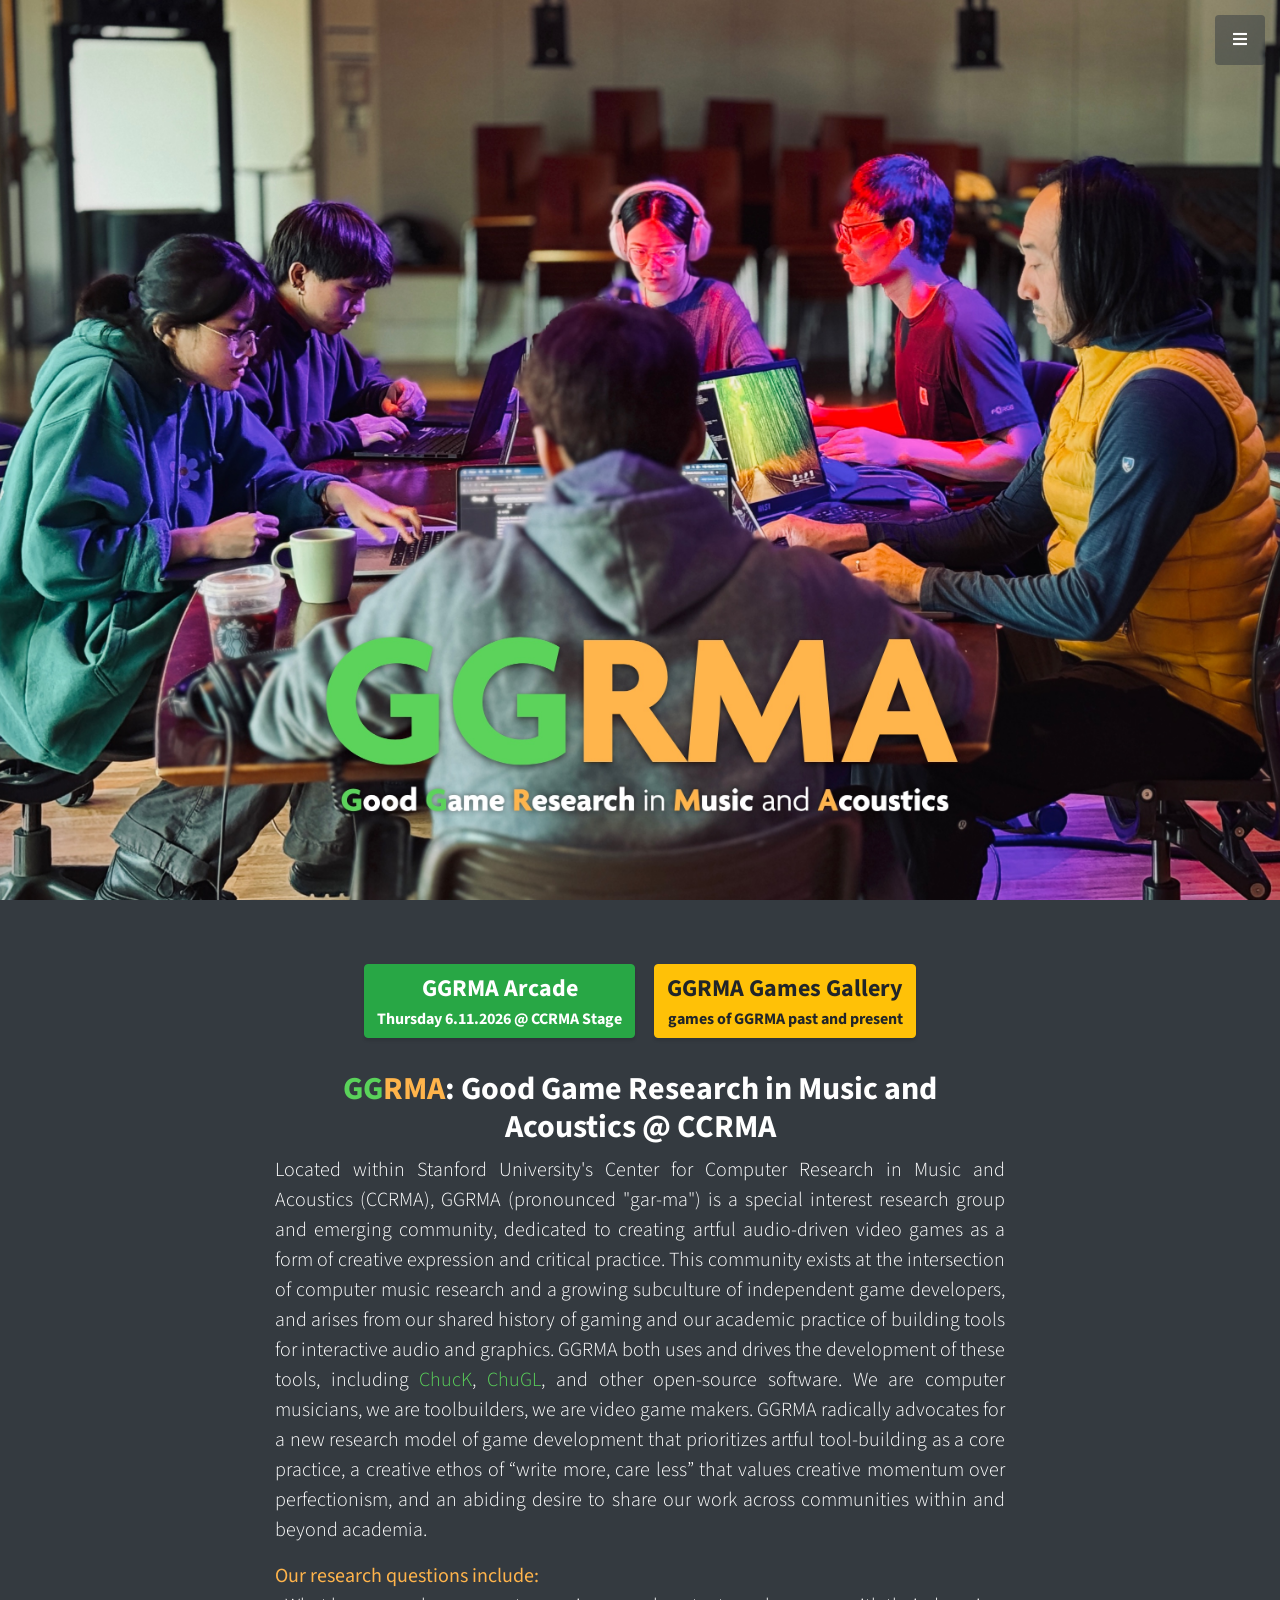
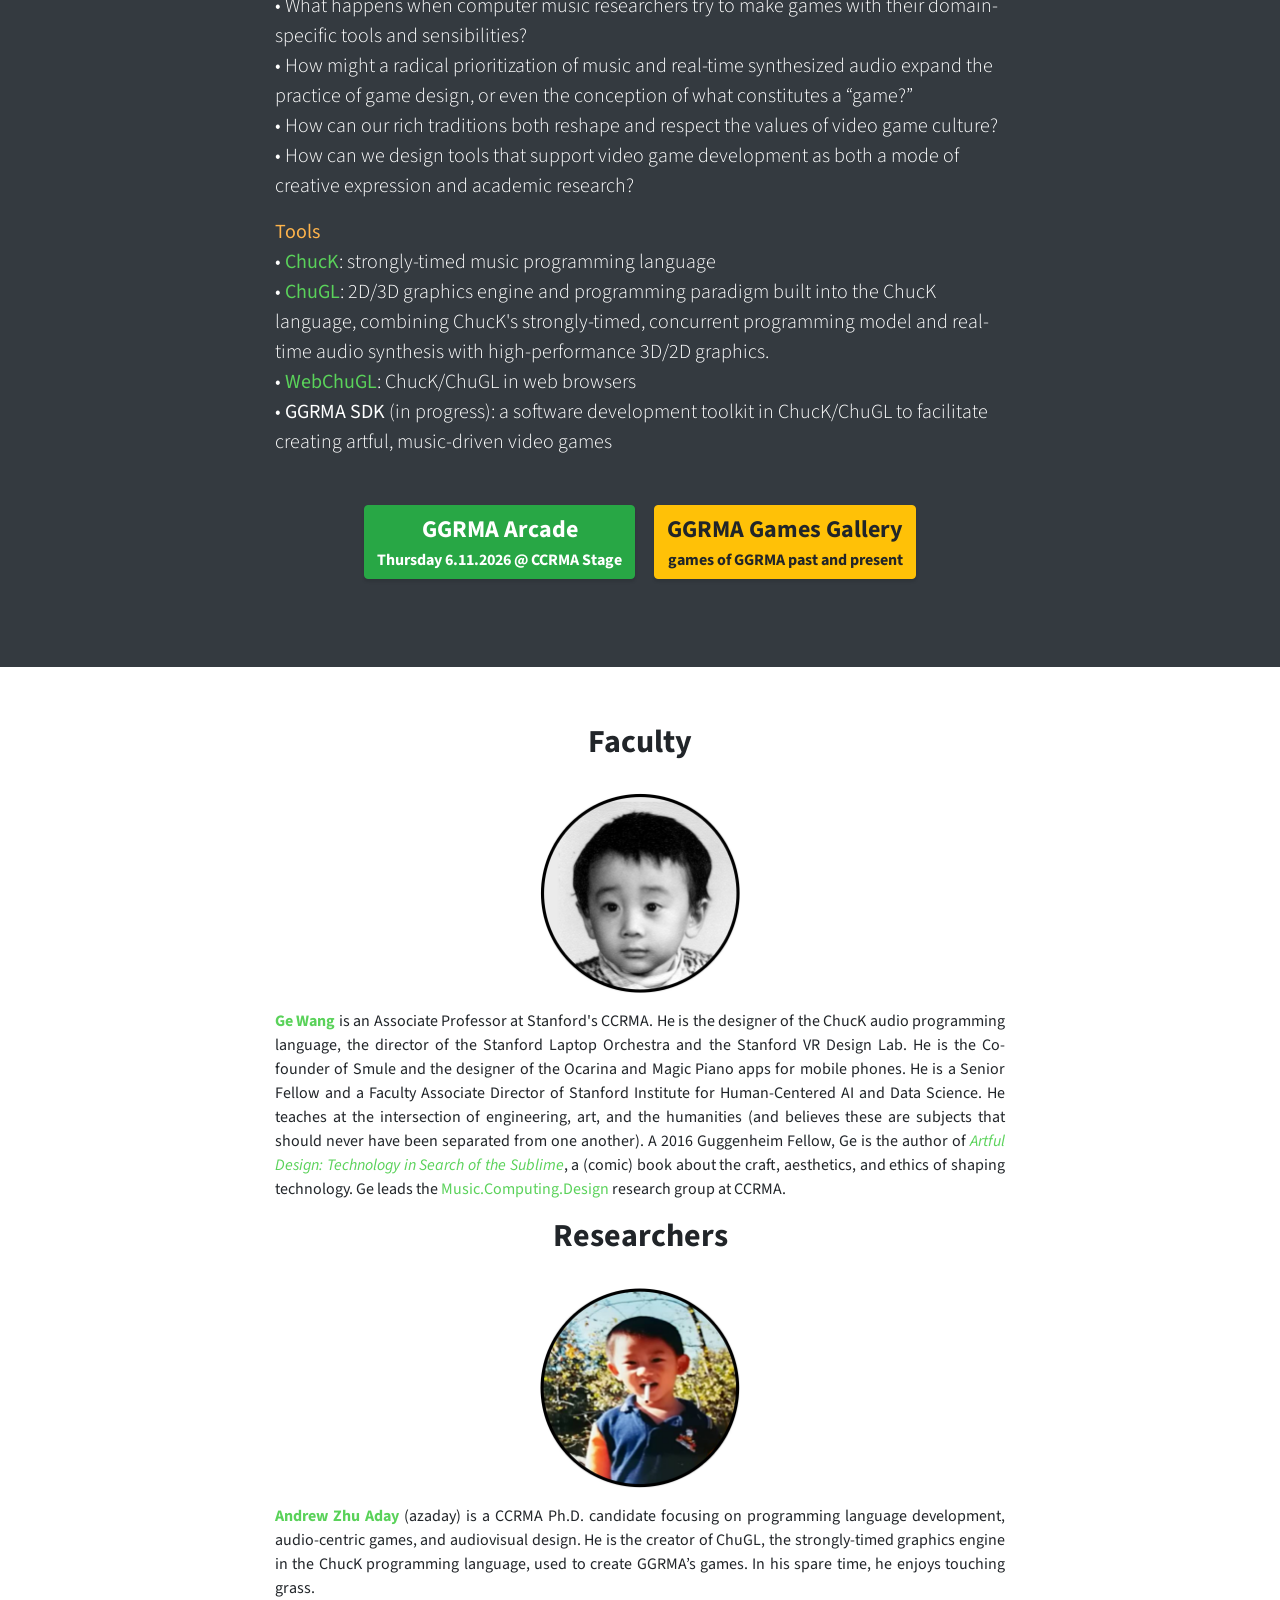
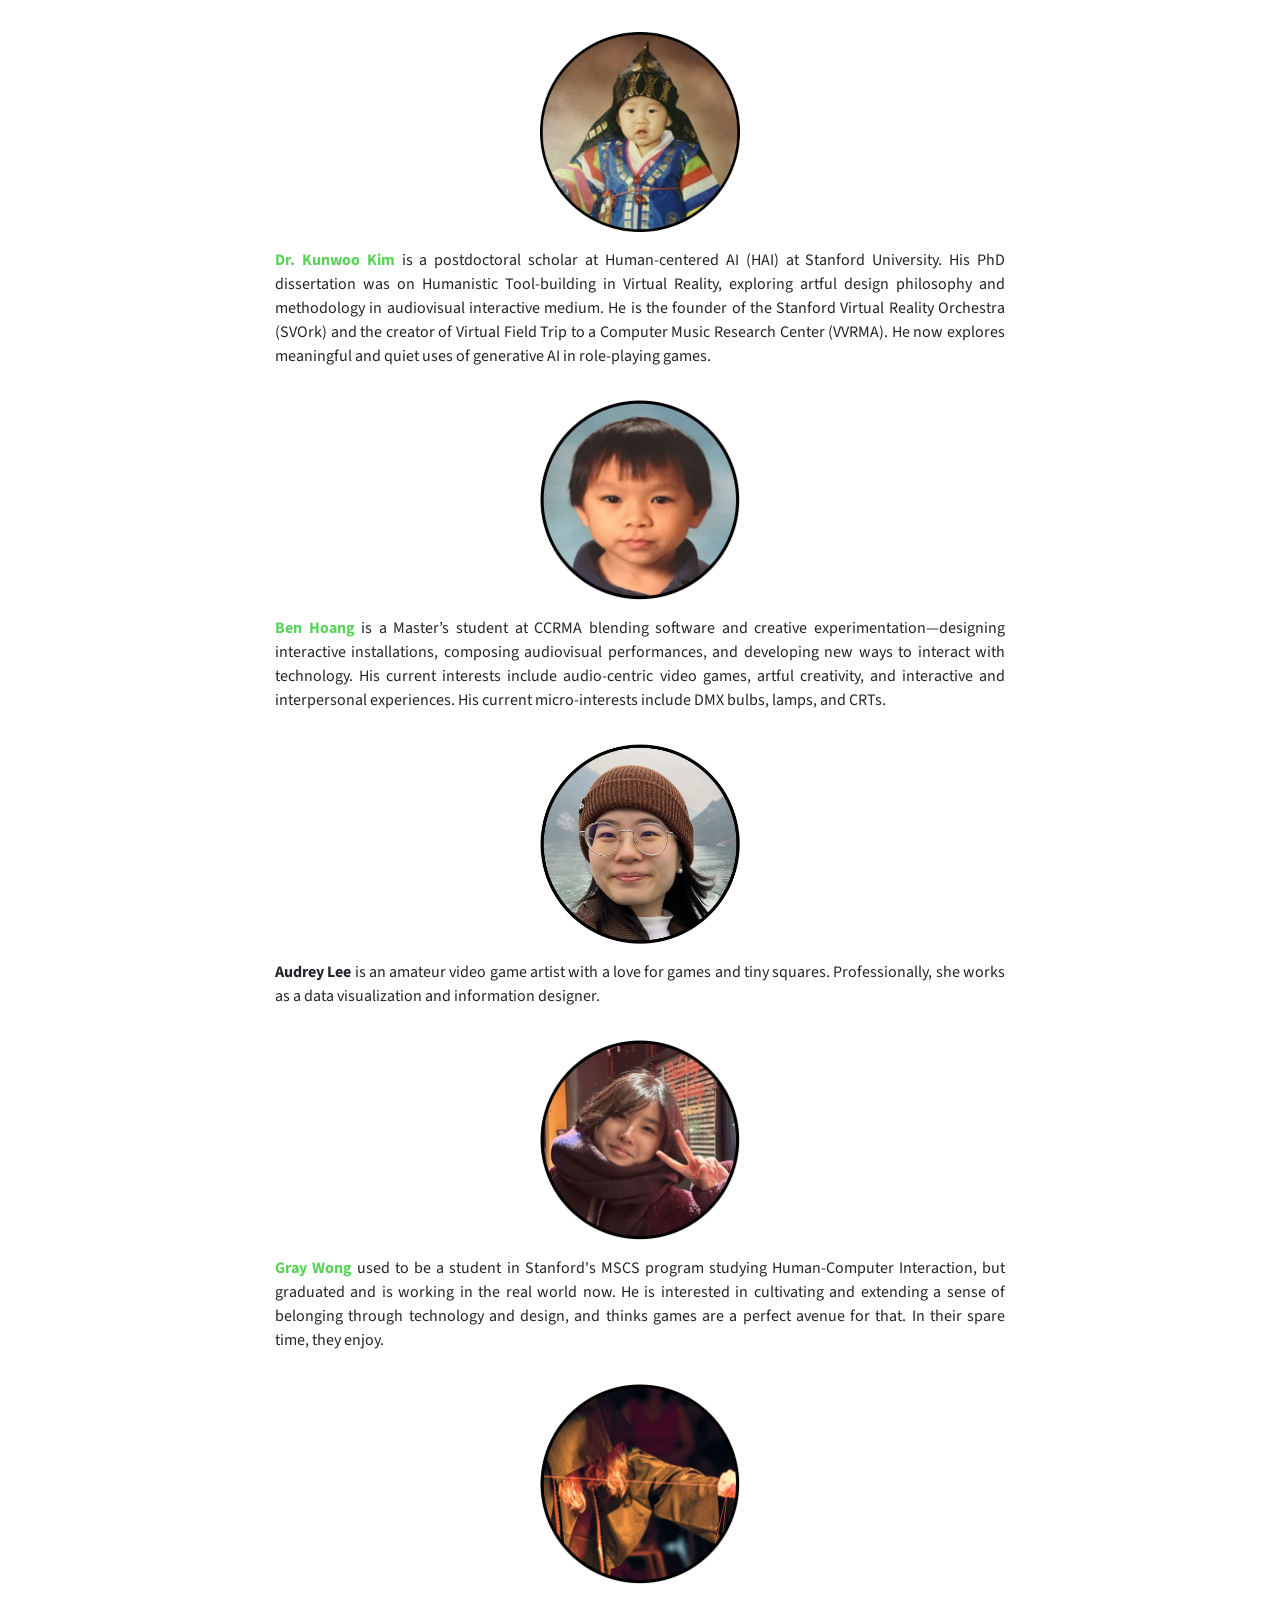
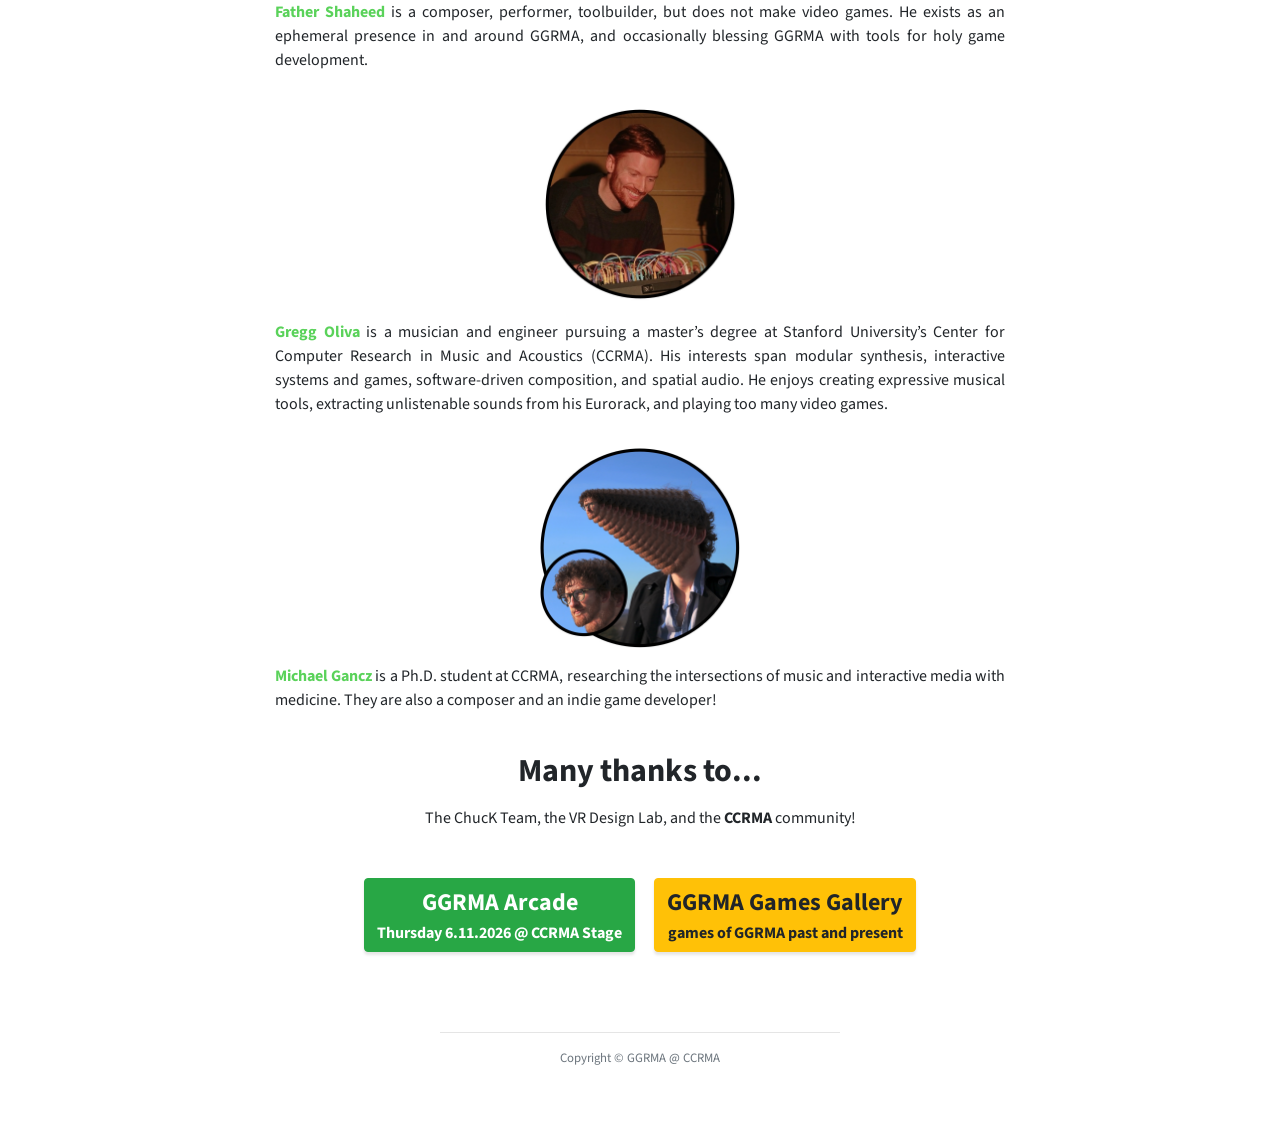
<file: index.html>
<!DOCTYPE html>
<html lang="en">

<head>
    <meta charset="utf-8">
    <meta name="viewport" content="width=device-width, initial-scale=1, shrink-to-fit=no">
    <meta name="description" content="GGRMA: Good Game Research in Music and Acoustics">
    <meta name="author" content="Ge Wang">
    <meta property="og:url" content="https://ggrma.stanford.edu/" />
    <meta property="og:type" content="website" />
    <meta property="og:title" content="GGRMA: Good Game Research in Music and Acoustics" />
    <meta property="og:description" content="GGRMA: Good Game Research in Music and Acoustics" />
    <meta property="og:image" content="https://ggrma.stanford.edu/images/ggrma-1.jpg" />
    <meta property="fb:app_id" content="966242223397117" /> <!--default app id-->

    <style>
        .bgimg-1 {
            position: relative;
            opacity: .95;
            background-position: center;
            background-size: cover;
            background-image: url("images/kunwoo-empathy.jpg");
            min-height: 30%;
        }

        .caption-projects {
            position: absolute;
            left: -20%;
            top: 40%;
            width: 100%;
            text-align: center;
            color: #000;
        }
    </style>

    <title>GGRMA: Good Game Research in Music and Acoustics</title>

    <!-- Bootstrap Core CSS -->
    <link href="vendor/bootstrap/css/bootstrap.min.css" rel="stylesheet">

    <!-- Custom Fonts -->
    <link href="vendor/fontawesome-free/css/all.min.css" rel="stylesheet" type="text/css">
    <link href="https://fonts.googleapis.com/css?family=Source+Sans+Pro:300,400,700,300italic,400italic,700italic"
        rel="stylesheet" type="text/css">
    <link href="vendor/simple-line-icons/css/simple-line-icons.css" rel="stylesheet">

    <!-- Custom CSS -->
    <link href="css/stylish-portfolio.css" rel="stylesheet">
    <link href="css/main.css" rel="stylesheet">

</head>

<body id="page-top">

    <!-- Navigation -->
    <a class="menu-toggle rounded" href="#">
        <i class="fas fa-bars"></i>
    </a>
    <nav id="sidebar-wrapper">
        <ul class="sidebar-nav">
            <li class="sidebar-brand">
                <a class="js-scroll-trigger" href="#page-top">GGRMA</a>
            </li>
            <li class="sidebar-nav-item">
                <a class="js-scroll-trigger" href="#about">About</a>
            </li>
            <li class="sidebar-nav-item">
                <a class="js-scroll-trigger" href="#people">People</a>
            </li>
            <li class="sidebar-nav-item">
                <a class="js-scroll-trigger" href="./arcade/">GGRMA Arcade</a>
            </li>
            <li class="sidebar-nav-item">
                <a class="js-scroll-trigger" href="./games/">Games Gallery</a>
            </li>
        </ul>
    </nav>

    <!-- Header -->
    <header class="masthead d-flex">
        <div class="container text-center my-auto"></div>
        <div class="overlay"></div>
    </header>

    <!-- About -->
    <section class="content-section bg-dark" id="about">
        <div class="container text-center">
            <div class="row">
                <div class="col-lg-8 mx-auto">
                    <a class="btn btn-success btn-large" href="./arcade/">
                        <font size="5">GGRMA Arcade</font></b><br>
                        <font size="3">Thursday 6.11.2026 @ CCRMA Stage</font>
                    </a>
                    <a class="btn btn-warning btn-large" href="./games/">
                        <font size="5">GGRMA Games Gallery</font></b><br>
                        <font size="3">games of GGRMA past and present</font>
                    </a>
                    <br><br>

                    <font color="#FFFFFF">
                        <h2>
                            <font color="#5AD25A">GG</font><font color="#FFB44B">RMA</font>: Good Game Research in Music and Acoustics @ CCRMA
                    </font>
                    </h2>
                    </font>
                    <p class="lead" align="justify">
                        <font color="white">
                            Located within Stanford University's Center for Computer Research in Music and Acoustics
                            (CCRMA), GGRMA (pronounced "gar-ma") is a special interest research group and emerging
                            community, dedicated to creating artful audio-driven video games as a form of creative
                            expression and critical practice. This community exists at the intersection of computer
                            music research and a growing subculture of independent game developers, and arises from our
                            shared history of gaming and our academic practice of building tools for interactive audio
                            and graphics. GGRMA both uses and drives the development of these tools, including <a
                                target="_blank" href="https://chuck.stanford.edu/">ChucK</a>, <a target="_blank"
                                href="https://chuck.stanford.edu/chugl/">ChuGL</a>, and other open-source software. We
                            are computer musicians, we are toolbuilders, we are video game makers. GGRMA radically
                            advocates for a new research model of game development that prioritizes artful tool-building
                            as a core practice, a creative ethos of “write more, care less” that values creative
                            momentum over perfectionism, and an abiding desire to share our work across communities
                            within and beyond academia.
                        </font>

                    <p class="lead" align="left">
                        <font color="#FFB44B"><b>Our research questions include:</b></font>
                        <font color="white">
                            <br> • What happens when computer music researchers try to make games with their
                            domain-specific tools and sensibilities?
                            <br> • How might a radical prioritization of music and real-time synthesized audio expand
                            the practice of game design, or even the conception of what constitutes a “game?”
                            <br> • How can our rich traditions both reshape and respect the values of video game
                            culture?
                            <br> • How can we design tools that support video game development as both a mode of creative
                            expression and academic research?
                        </font>
                    </p>
                    <p class="lead" align="left">
                        <font color="#FFB44B"><b>Tools</b></font>
                        <font color="white">
                            <br> • <a target="_blank" href="https://chuck.stanford.edu/"><b>ChucK</b></a>:
                            strongly-timed music programming language
                            <br> • <a target="_blank" href="https://chuck.stanford.edu/chugl/"><b>ChuGL</b></a>: 2D/3D
                            graphics engine and programming paradigm built into the ChucK language, combining ChucK's
                            strongly-timed, concurrent programming model and real-time audio synthesis with
                            high-performance 3D/2D graphics.
                            <br> • <a target="_blank"
                                href="https://ccrma.stanford.edu/~hoangben/webchugl/"><b>WebChuGL</b></a>: ChucK/ChuGL
                            in web browsers
                            <br> • <b>GGRMA SDK</b> (in progress): a software development toolkit in ChucK/ChuGL to
                            facilitate creating artful, music-driven video games
                        </font>
                    </p>
                    <br>

                    <a class="btn btn-success btn-large" href="./arcade/">
                        <font size="5">GGRMA Arcade</font></b><br>
                        <font size="3">Thursday 6.11.2026 @ CCRMA Stage</font>
                    </a>
                    <a class="btn btn-warning btn-large" href="./games/">
                        <font size="5">GGRMA Games Gallery</font></b><br>
                        <font size="3">games of GGRMA past and present</font>
                    </a>
                    <br><br>
                    <!--
            <p class="lead" align="left">
                <font color="#FFCC66"><b>Join us!</b></font>
                <font color="white">
                </font>
            </p>
          -->

                </div>
            </div>
        </div>
    </section>

    <!-- Services -->
    <section class="content-section bg-white text-black text-center" id="people">
        <div class="container text-center">
            <div class="content-section-heading">
            </div>
            <div class="row">
                <div class="col-lg-8 mx-auto">

                    <h2 class="mb-3">Faculty</h2>

                    <img class="img-fluid img-headshot" width="200" src="images/gewang-1.jpg">
                    <!--<a target="_blank" href="https://artful.design/"><img class="img-fluid" width="200" src="images/artfuldesign-logo.png"></a>-->
                    <br>
                    <p align="justify"><b><a target="_blank" href="https://ccrma.stanford.edu/~ge/">Ge Wang</a></b> is
                        an Associate Professor at Stanford's CCRMA. He is the designer of the ChucK audio programming
                        language, the director of the Stanford Laptop Orchestra and the Stanford VR Design Lab. He is
                        the Co-founder of Smule and the designer of the Ocarina and Magic Piano apps for mobile phones.
                        He is a Senior Fellow and a Faculty Associate Director of Stanford Institute for Human-Centered
                        AI and Data Science. He teaches at the intersection of engineering, art, and the humanities (and
                        believes these are subjects that should never have been separated from one another). A 2016
                        Guggenheim Fellow, Ge is the author of <a target="_blank" href="http://artful.design/"><i>Artful
                                Design: Technology in Search of the Sublime</i></a>, a (comic) book about the craft,
                        aesthetics, and ethics of shaping technology. Ge leads the <a target="_blank"
                            href="https://mcd.stanford.edu/">Music.Computing.Design</a> research group at CCRMA.</p>

                    <h2 class="mb-3">Researchers</h2>

                    <img class="img-fluid img-headshot" width="200" src="images/andrew-1.jpg">
                    <br>
                    <p align="justify"><b><a target="_blank" href="https://ccrma.stanford.edu/~azaday/">Andrew Zhu
                                Aday</a></b> (azaday) is a CCRMA Ph.D. candidate focusing on programming language
                        development, audio-centric games, and audiovisual design. He is the creator of ChuGL, the
                        strongly-timed graphics engine in the ChucK programming language, used to create GGRMA’s games.
                        In his spare time, he enjoys touching grass.</p>

                    <!-- <img class="img-fluid img-headshot" width="200" src="images/kunwoo-1.jpg"> -->
                    <img class="img-fluid img-headshot" width="200" src="images/kunwoo-2.png">
                    <br>
                    <p align="justify"><b><a target="_blank" href="https://ccrma.stanford.edu/~kunwoo/">Dr. Kunwoo
                                Kim</a></b> is a postdoctoral scholar at Human-centered AI (HAI) at Stanford University.
                        His PhD dissertation was on Humanistic Tool-building in Virtual Reality, exploring artful design
                        philosophy and methodology in audiovisual interactive medium. He is the founder of the Stanford
                        Virtual Reality Orchestra (SVOrk) and the creator of Virtual Field Trip to a Computer Music
                        Research Center (VVRMA). He now explores meaningful and quiet uses of generative AI in
                        role-playing games.</p>

                    <img class="img-fluid img-headshot" width="200" src="images/ben-1.jpg">
                    <br>
                    <p align="justify"><a target="_blank" href="https://ccrma.stanford.edu/~hoangben/"><b>Ben
                                Hoang</b></a> is a Master’s student at CCRMA blending software and creative
                        experimentation—designing interactive installations, composing audiovisual performances, and
                        developing new ways to interact with technology. His current interests include audio-centric
                        video games, artful creativity, and interactive and interpersonal experiences. His current
                        micro-interests include DMX bulbs, lamps, and CRTs.</p>

                    <img class="img-fluid img-headshot" width="200" src="images/audrey-1.jpg">
                    <br>
                    <p align="justify"><b>Audrey Lee</b> is an amateur video game artist with a love for games and tiny
                        squares. Professionally, she works as a data visualization and information designer.</p>

                    <img class="img-fluid img-headshot" width="200" src="images/gray-1.jpg">
                    <br>
                    <p align="justify"><b><a target="_blank" href="https://ccrma.stanford.edu/~jjmills/">Gray
                                Wong</a></b> used to be a student in Stanford's MSCS program studying Human-Computer
                        Interaction, but graduated and is working in the real world now. He is interested in cultivating
                        and extending a sense of belonging through technology and design, and thinks games are a perfect
                        avenue for that. In their spare time, they enjoy.</p>

                    <img class="img-fluid img-headshot" width="200" src="images/nick-1.jpg">
                    <br><b>
                        <p align="justify"><a target="_blank" href="https://nicholasshaheed.com/">Father Shaheed</a>
                    </b> is a composer, performer, toolbuilder, but does not make video games. He exists as an ephemeral
                    presence in and around GGRMA, and occasionally blessing GGRMA with tools for holy game development.
                    </p>

                    <img class="img-fluid img-headshot" width="200" src="images/gregg-1.jpg">
                    <br><b>
                        <p align="justify"><a target="_blank" href="https://ccrma.stanford.edu/~gloliva/">Gregg
                                Oliva</a>
                    </b> is a musician and engineer pursuing a master’s degree at Stanford University’s Center for
                    Computer Research in Music and Acoustics (CCRMA). His interests span modular synthesis, interactive
                    systems and games, software-driven composition, and spatial audio. He enjoys creating expressive
                    musical tools, extracting unlistenable sounds from his Eurorack, and playing too many video games.
                    </p>

                    <img class="img-fluid img-headshot" width="200" src="images/michael-1.jpg">
                    <br>
                    <p align="justify"><b><a target="_blank" href="https://www.michaelgancz.com/">Michael Gancz</a></b>
                        is a Ph.D. student at CCRMA, researching the intersections of music and interactive media with
                        medicine. They are also a composer and an indie game developer!</p>

                    <br>
                    <h2 class="mb-3">Many thanks to...</h2>

                    <p>The ChucK Team, the VR Design Lab, and the <b>CCRMA</b> community!</p>
                    <br>

                    <a class="btn btn-success btn-large" href="./arcade/">
                        <font size="5">GGRMA Arcade</font></b><br>
                        <font size="3">Thursday 6.11.2026 @ CCRMA Stage</font>
                    </a>
                    <a class="btn btn-warning btn-large" href="./games/">
                        <font size="5">GGRMA Games Gallery</font></b><br>
                        <font size="3">games of GGRMA past and present</font>
                    </a>
                </div>
            </div>
        </div>
    </section>

    <hr width="400">

    <!-- Footer -->
    <footer class="footer text-center">
        <div class="container">
            <p class="text-muted small mb-0">Copyright &copy; GGRMA @ CCRMA</p>
        </div>
    </footer>

    <!-- Scroll to Top Button-->
    <a class="scroll-to-top rounded js-scroll-trigger" href="#page-top">
        <i class="fas fa-angle-up"></i>
    </a>

    <!-- Bootstrap core JavaScript -->
    <script src="vendor/jquery/jquery.min.js"></script>
    <script src="vendor/bootstrap/js/bootstrap.bundle.min.js"></script>

    <!-- Plugin JavaScript -->
    <script src="vendor/jquery-easing/jquery.easing.min.js"></script>

    <!-- Custom scripts for this template -->
    <script src="js/stylish-portfolio.min.js"></script>

</body>

</html>
</file>
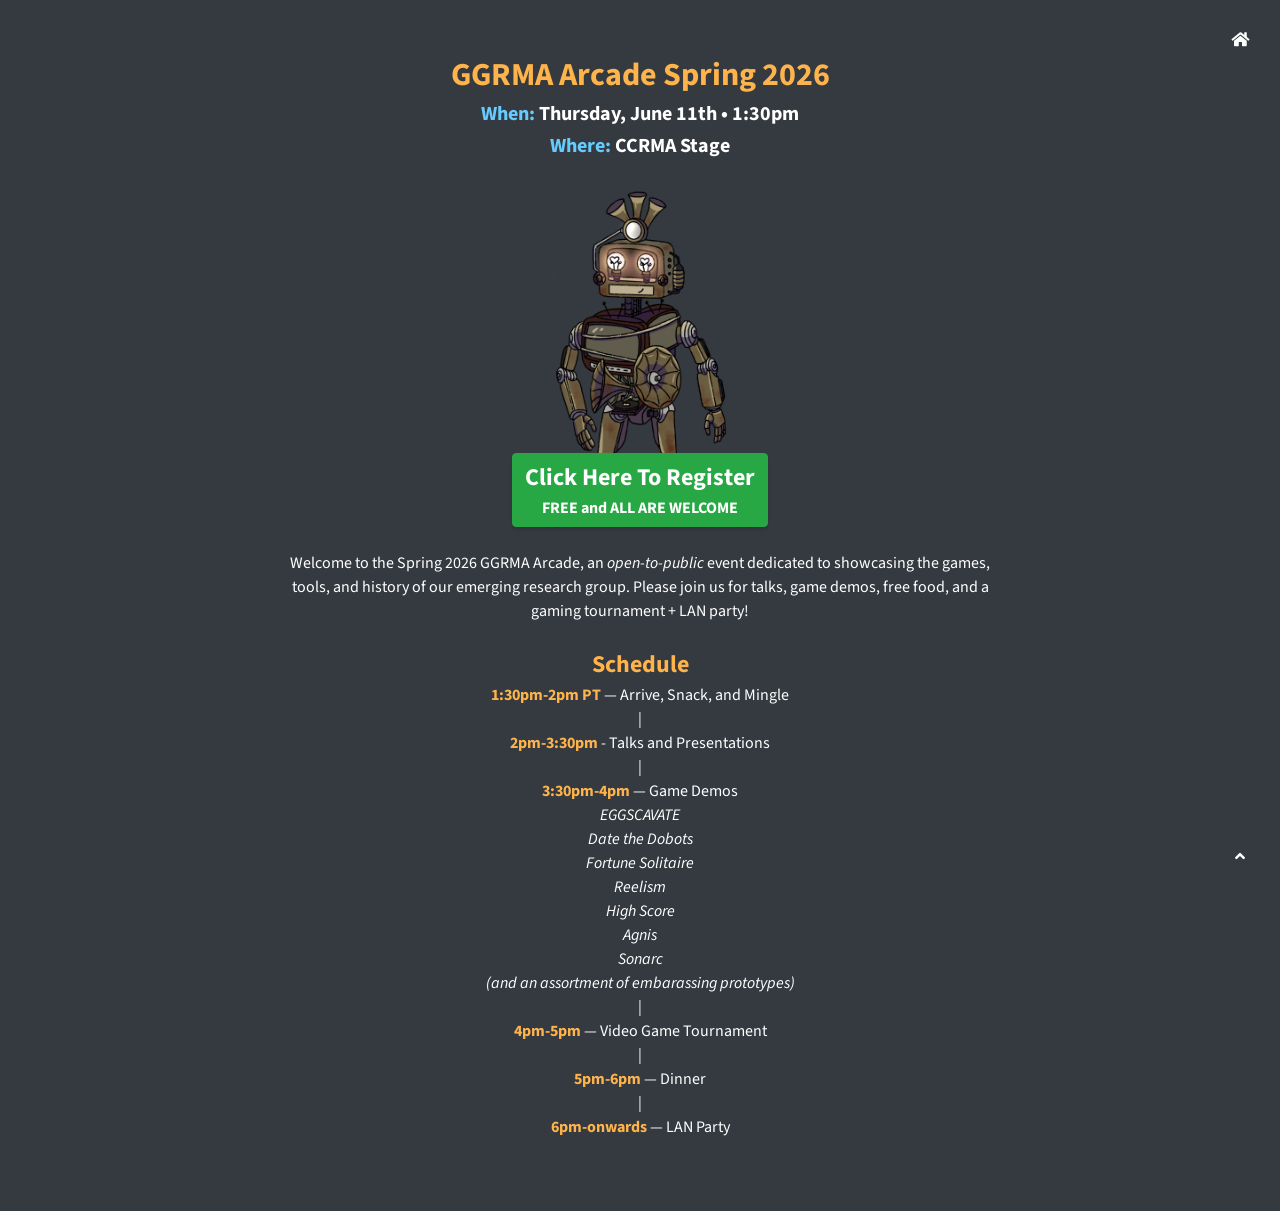
<file: arcade2026/index.html>
<!DOCTYPE html>
<html lang="en">
  <head>
    <meta charset="utf-8">
    <meta name="viewport" content="width=device-width, initial-scale=1, shrink-to-fit=no">
    <meta name="description" content="GGRMA: Good Game Research in Music and Acoustics">
    <meta name="author" content="Ge Wang">
    <meta property="og:url" content="https://ggrma.stanford.edu/" />
    <meta property="og:type" content="website" />
    <meta property="og:title" content="GGRMA: Good Game Research in Music and Acoustics" />
    <meta property="og:description" content="GGRMA: Good Game Research in Music and Acoustics" />
    <meta property="og:image" content="https://ggrma.stanford.edu/images/ggrma.jpg" />
    <meta property="fb:app_id" content="966242223397117" /> <!--default app id-->

    <title>GGRMA Arcade Spring 2026</title>

    <!-- Bootstrap Core CSS -->
    <link href="../vendor/bootstrap/css/bootstrap.min.css" rel="stylesheet">

    <!-- Custom Fonts -->
    <link href="../vendor/fontawesome-free/css/all.min.css" rel="stylesheet" type="text/css">
    <link href="https://fonts.googleapis.com/css?family=Source+Sans+Pro:300,400,700,300italic,400italic,700italic" rel="stylesheet" type="text/css">
    <link href="../vendor/simple-line-icons/css/simple-line-icons.css" rel="stylesheet">

    <!-- Custom CSS -->
    <link href="../css/stylish-portfolio.css" rel="stylesheet">
    <link href="../css/main.css" rel="stylesheet">

  </head>

  <body id="page-top">

    <!-- Navigation -->
    <a class="rounded" style="
      position: fixed; 
      right: 15px;
      top: 15px;
      width: 50px;
      height: 50px;
      text-align: center;
      background: rgba(52, 58, 64, 0.5);
      color: #fff;
      line-height: 50px;
      z-index: 999;" href="../">
      <i class="fas fa-home"></i>
    </a>

    <section class="arcade-section bg-dark text-white">
      <div class="container text-center">

        <div class="row">
          <div class="col-lg-8 mx-auto">
    
            <font color="#FFB44B">
                <h2>GGRMA Arcade Spring 2026</h2>
            </font>
    
            <h5><font color="#66CCFF">When: </font> Thursday, June 11th • 1:30pm </h5>
            <h5><font color="#66CCFF">Where: </font> CCRMA Stage</h5>

            <!-- <h5><font color="#66CCFF">Date: </font> Friday, April 17th</h5>
            <h5><font color="#66CCFF">Time:</font> 1:30pm - onward</h5>
            <h5><font color="#66CCFF">Location: </font> CCRMA Stage</h5> -->
            <br>
      <img class="img-fluid" width="25%" src="../images/dolbi-love.png">

                <br>

               <a class="btn btn-success btn-large"
                  href="https://forms.gle/FEdff14DXQzSViyN6" target="_blank">
                 <font size="5">Click Here To Register</font><br>
                 <font size="3">FREE and ALL ARE WELCOME</font></a>

               <br><br>

               Welcome to the Spring 2026 GGRMA Arcade, an <i>open-to-public</i> event dedicated to showcasing the games, tools, and history of our emerging research group.
               Please join us for talks, game demos, free food, and a gaming tournament + LAN party!

               <br>

                <br>

                <b><font size="5" color="#FFB44B">Schedule</font></b>

                <br><b><font color="#FFB44B">1:30pm-2pm PT</font></b> — Arrive, Snack, and Mingle<br>

                |<br> <b><font color="#FFB44B">2pm-3:30pm</font></b> - Talks and Presentations<br>

                |<br> <b><font color="#FFB44B">3:30pm-4pm</font></b> — Game Demos </b><br>
                <i>EGGSCAVATE</i><br>
                <i>Date the Dobots</i><br>
                <i>Fortune Solitaire</i><br>
                <i>Reelism</i><br>
                <i>High Score</i><br>
                <i>Agnis</i><br>
                <i>Sonarc</i><br>
                <i>(and an assortment of embarassing prototypes)</i><br>

                |<br> <b><font color="#FFB44B">4pm-5pm</font></b> — Video Game Tournament </b><br>

                |<br> <b><font color="#FFB44B">5pm-6pm</font></b> — Dinner </b><br>

                |<br> <b><font color="#FFB44B">6pm-onwards</font></b> — LAN Party </b><br>
                </p>
          </div>
        </div>
    </section>

    <!-- Scroll to Top Button-->
    <a class="scroll-to-top rounded js-scroll-trigger" href="#page-top">
      <i class="fas fa-angle-up"></i>
    </a>

    <!-- Bootstrap core JavaScript -->
    <script src="../vendor/jquery/jquery.min.js"></script>
    <script src="../vendor/bootstrap/js/bootstrap.bundle.min.js"></script>

    <!-- Plugin JavaScript -->
    <script src="../vendor/jquery-easing/jquery.easing.min.js"></script>

    <!-- Custom scripts for this template -->
    <script src="../js/stylish-portfolio.min.js"></script>

  </body>

</html>
</file>
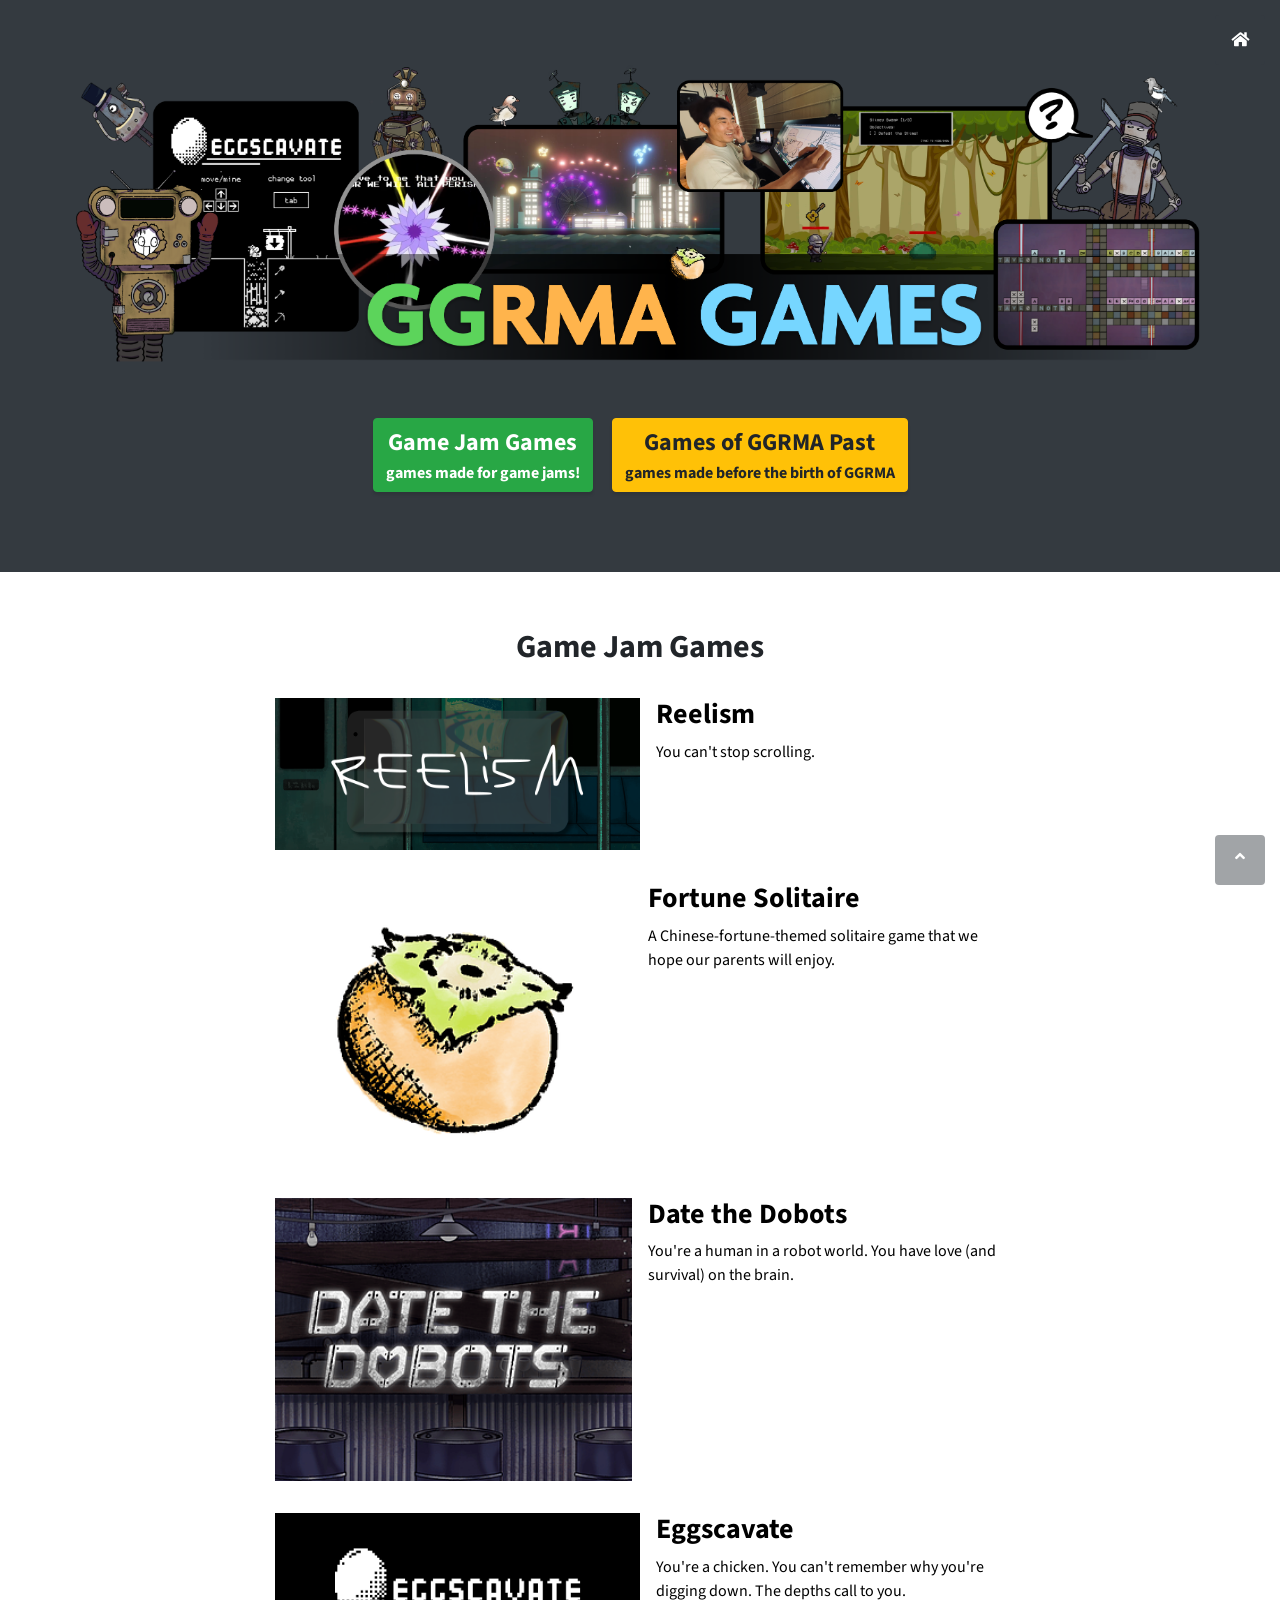
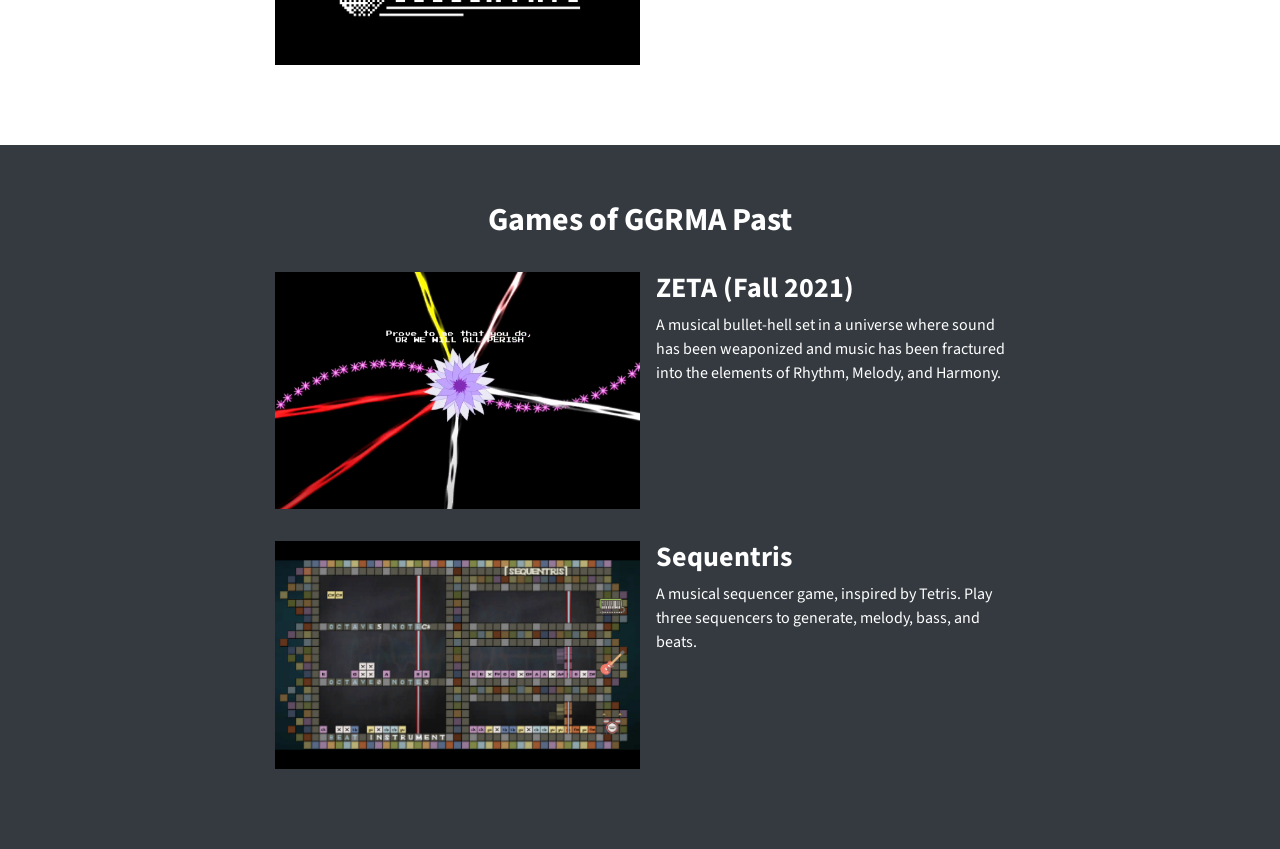
<file: games/index.html>
<!DOCTYPE html>
<html lang="en">

<head>
    <meta charset="utf-8">
    <meta name="viewport" content="width=device-width, initial-scale=1, shrink-to-fit=no">
    <meta name="description" content="GGRMA Games">
    <meta name="author" content="Ge Wang">
    <meta property="og:url" content="https://ggrma.stanford.edu/games/" />
    <meta property="og:type" content="website" />
    <meta property="og:title" content="GGRMA Games" />
    <meta property="og:description" content="GGRMA Games" />
    <meta property="og:image" content="https://ggrma.stanford.edu/images/ggrma.jpg" />
    <meta property="fb:app_id" content="966242223397117" /> <!--default app id-->

    <style>
        .bgimg-1 {
            position: relative;
            opacity: .95;
            background-position: center;
            background-size: cover;
            background-image: url("images/kunwoo-empathy.jpg");
            min-height: 30%;
        }

        .caption-projects {
            position: absolute;
            left: -20%;
            top: 40%;
            width: 100%;
            text-align: center;
            color: #000;
        }
    </style>

    <title>GGRMA: Good Game Research in Music and Acoustics</title>

    <!-- Bootstrap Core CSS -->
    <link href="../vendor/bootstrap/css/bootstrap.min.css" rel="stylesheet">

    <!-- Custom Fonts -->
    <link href="../vendor/fontawesome-free/css/all.min.css" rel="stylesheet" type="text/css">
    <link href="https://fonts.googleapis.com/css?family=Source+Sans+Pro:300,400,700,300italic,400italic,700italic"
        rel="stylesheet" type="text/css">
    <link href="../vendor/simple-line-icons/css/simple-line-icons.css" rel="stylesheet">

    <!-- Custom CSS -->
    <link href="../css/stylish-portfolio.css" rel="stylesheet">
    <link href="../css/main.css" rel="stylesheet">

</head>

<body id="page-top">

    <!-- Navigation -->
    <a class="rounded" style="
      position: fixed; 
      right: 15px;
      top: 15px;
      width: 50px;
      height: 50px;
      text-align: center;
      background: rgba(52, 58, 64, 0.5);
      color: #fff;
      line-height: 50px;
      z-index: 999;" href="../">
      <i class="fas fa-home"></i>
    </a>
    

    <!-- About -->
    <section class="content-section bg-dark" id="about">
        <img class="header-image" src="../images/ggrma-collage-2.png">
        <div class="container text-center mt-4">
            <div class="row">
                <div class="col-lg-8 mx-auto">
                    <div class="games-page-header">
                        <a class="btn btn-success btn-large js-scroll-trigger" href="#game-jam-games">
                            <font size="5">Game Jam Games</font></b><br>
                            <font size="3">games made for game jams!</font>
                        </a>
                        <a class="btn btn-warning btn-large js-scroll-trigger" href="#past-games">
                            <font size="5">Games of GGRMA Past</font></b><br>
                            <font size="3">games made before the birth of GGRMA</font>
                        </a>
                    </div>

                </div>
            </div>
        </div>
    </section>

    <!-- Game Jam Games -->
    <section class="content-section" id="game-jam-games">
        <div class="container text-center">
            <div class="row">
                <div class="col-lg-8 mx-auto">
                    <h2 class="mb-4">Game Jam Games</h2>
                    
                    <a href="https://ggrma.itch.io/reelism">
                        <div class="game-div">
                            <img class="game-image" src="../images/games/reelism.png">
                            <div class="game-info">
                                <h3 class="game-title">Reelism</h3>
                                <p class="game-description">You can't stop scrolling.</p>
                            </div>
                        </div>
                    </a>
                    
                    <a href="https://ggrma.itch.io/fortune-solitaire">
                        <div class="game-div">
                            <img class="game-image" src="../images/games/fortune-solitaire.png">
                            <div class="game-info">
                                <h3 class="game-title">Fortune Solitaire</h3>
                                <p class="game-description">A Chinese-fortune-themed solitaire game that we hope our parents
                                    will enjoy.</p>
                            </div>
                        </div>
                    </a>
                    
                    <a href="https://ggrma.itch.io/date-the-dobots">
                        <div class="game-div">
                            <img class="game-image" src="../images/games/date-the-dobots.png">
                            <div class="game-info">
                                <h3 class="game-title">Date the Dobots</h3>
                                <p class="game-description">You're a human in a robot world. You have love (and survival) on
                                    the brain.</p>
                            </div>
                        </div>
                    </a>
                    
                    <a href="eggscavate/">
                        <div class="game-div">
                            <img class="game-image" src="../images/games/eggscavate.png">
                            <div class="game-info">
                                <h3 class="game-title">Eggscavate</h3>
                                <p class="game-description">You're a chicken. You can't remember why you're digging down.
                                    The depths call to you.</p>
                            </div>
                        </div>
                    </a>

                </div>
            </div>
        </div>
    </section>

    <!-- Games of GGRMA Past -->
    <section class="content-section bg-dark" id="past-games">
        <div class="container text-center">
            <div class="row">
                <div class="col-lg-8 mx-auto">
                    <h2 class="mb-4" style="color: white;">Games of GGRMA Past</h2>

                    <a href="https://ccrma.stanford.edu/~azaday/256a/final/">
                        <div class="game-div">
                            <img class="game-image" src="../images/games/zeta.png">
                            <div class="game-info">
                                <h3 class="game-title">ZETA (Fall 2021)</h3>
                                <p class="game-description">A musical bullet-hell set in a universe where sound has been weaponized and music has been fractured into the elements of Rhythm, Melody, and Harmony.</p>
                            </div>
                        </div>
                    </a>
                    
                    <a href="https://kunwookim.com/2017/11/01/sequentris-music-sequencer/">
                        <div class="game-div">
                            <img class="game-image" src="../images/games/sequentris.png">
                            <div class="game-info">
                                <h3 class="game-title">Sequentris</h3>
                                <p class="game-description">
                                    A musical sequencer game, inspired by Tetris. 
                                    Play three sequencers to generate, melody, bass, and beats. 
                                </p>
                            </div>
                        </div>
                    </a>
                    

                </div>
            </div>
        </div>
    </section>

    <!-- Scroll to Top Button-->
    <a class="scroll-to-top rounded js-scroll-trigger" href="#page-top">
        <i class="fas fa-angle-up"></i>
    </a>

    <!-- Bootstrap core JavaScript -->
    <script src="../vendor/jquery/jquery.min.js"></script>
    <script src="../vendor/bootstrap/js/bootstrap.bundle.min.js"></script>

    <!-- Plugin JavaScript -->
    <script src="../vendor/jquery-easing/jquery.easing.min.js"></script>

    <!-- Custom scripts for this template -->
    <script src="../js/stylish-portfolio.min.js"></script>

</body>

</html>
</file>
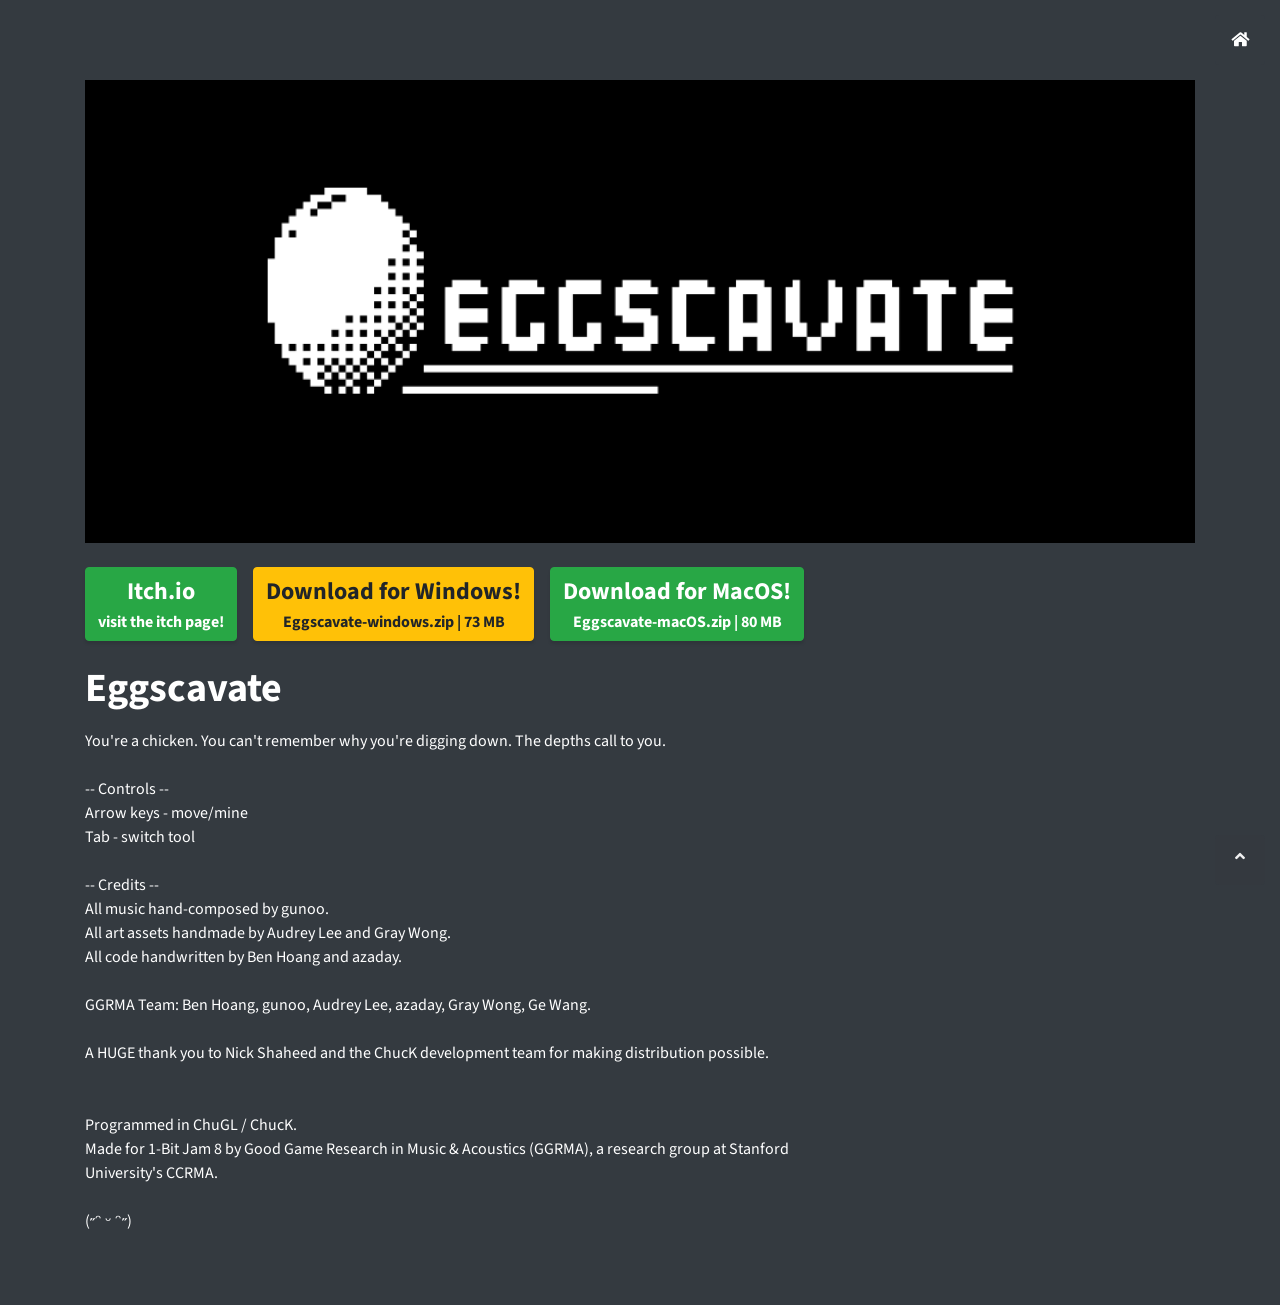
<file: games/date-the-dobots/index.html>
<!DOCTYPE html>
<html lang="en">

<head>
    <meta charset="utf-8">
    <meta name="viewport" content="width=device-width, initial-scale=1, shrink-to-fit=no">
    <meta name="description" content="GGRMA Games">
    <meta name="author" content="Ge Wang">
    <meta property="og:url" content="https://ggrma.stanford.edu/games/" />
    <meta property="og:type" content="website" />
    <meta property="og:title" content="GGRMA Games" />
    <meta property="og:description" content="GGRMA Games" />
    <meta property="og:image" content="https://ggrma.stanford.edu/images/ggrma.jpg" />
    <meta property="fb:app_id" content="966242223397117" /> <!--default app id-->

    <style>
        .bgimg-1 {
            position: relative;
            opacity: .95;
            background-position: center;
            background-size: cover;
            background-image: url("images/kunwoo-empathy.jpg");
            min-height: 30%;
        }

        .caption-projects {
            position: absolute;
            left: -20%;
            top: 40%;
            width: 100%;
            text-align: center;
            color: #000;
        }
    </style>

    <title>GGRMA: Good Game Research in Music and Acoustics</title>

    <!-- Bootstrap Core CSS -->
    <link href="../../vendor/bootstrap/css/bootstrap.min.css" rel="stylesheet">

    <!-- Custom Fonts -->
    <link href="../../vendor/fontawesome-free/css/all.min.css" rel="stylesheet" type="text/css">
    <link href="https://fonts.googleapis.com/css?family=Source+Sans+Pro:300,400,700,300italic,400italic,700italic"
        rel="stylesheet" type="text/css">
    <link href="../../vendor/simple-line-icons/css/simple-line-icons.css" rel="stylesheet">

    <!-- Custom CSS -->
    <link href="../../css/stylish-portfolio.css" rel="stylesheet">
    <link href="../../css/main.css" rel="stylesheet">

</head>

<body id="page-top">

    <!-- Navigation -->
    <a class="rounded" style="
      position: fixed; 
      right: 15px;
      top: 15px;
      width: 50px;
      height: 50px;
      text-align: center;
      background: rgba(52, 58, 64, 0.5);
      color: #fff;
      line-height: 50px;
      z-index: 999;" href="../index.html">
      <i class="fas fa-home"></i>
    </a>

    <!-- About -->
    <section class="game-section bg-dark" id="about">
        <div class="container mt-4">
            <img class="game-header-image" src="../../images/games/eggscavate.png">
            <div class="row">
                <div class="col-lg-8">
                    <div class="game-links">
                        <a class="game-button btn btn-success btn-large" href="https://ggrma.itch.io/eggscavate" target="_blank">
                            <font size="5">Itch.io</font></b><br>
                            <font size="3">visit the itch page!</font>
                        </a>
                        <a class="game-button btn btn-warning btn-large" href="./arcade/">
                            <font size="5">Download for Windows!</font></b><br>
                            <font size="3">Eggscavate-windows.zip | 73 MB</font>
                        </a>
                        <a class="game-button btn btn-success btn-large" href="./arcade/">
                            <font size="5">Download for MacOS!</font></b><br>
                            <font size="3">Eggscavate-macOS.zip | 80 MB</font>
                        </a>
                    </div>

                    <div class="game-page-header">
                        <h1>Eggscavate</h1>
                    </div>
                    
                    <div class="games-page-description">
                        <p>
                            You're a chicken. You can't remember why you're digging down. The depths call to you.
                            <br><br>
                            -- Controls --<br>
                            Arrow keys - move/mine<br>
                            Tab - switch tool<br>
                            <br>
                            -- Credits --<br>
                            All music hand-composed by gunoo.<br>
                            All art assets handmade by Audrey Lee and Gray Wong.<br>
                            All code handwritten by Ben Hoang and azaday.<br>
                            <br>
                            GGRMA Team: Ben Hoang, gunoo, Audrey Lee, azaday, Gray Wong, Ge Wang.<br>
                            <br>
                            A HUGE thank you to Nick Shaheed and the ChucK development team for making distribution possible.<br>
                            <br>
                            <br>
                            Programmed in ChuGL / ChucK.<br>
                            Made for 1-Bit Jam 8 by Good Game Research in Music & Acoustics (GGRMA), a research group at Stanford University's CCRMA.<br>
                            <br>
                            (˶ᵔ ᵕ ᵔ˶)
                        </p>
                    </div>
                </div>
            </div>
        </div>
    </section>

    <!-- Scroll to Top Button-->
    <a class="scroll-to-top rounded js-scroll-trigger" href="#page-top">
        <i class="fas fa-angle-up"></i>
    </a>

    <!-- Bootstrap core JavaScript -->
    <script src="../../vendor/jquery/jquery.min.js"></script>
    <script src="../../vendor/bootstrap/js/bootstrap.bundle.min.js"></script>

    <!-- Plugin JavaScript -->
    <script src="../../vendor/jquery-easing/jquery.easing.min.js"></script>

    <!-- Custom scripts for this template -->
    <script src="../../js/stylish-portfolio.min.js"></script>

</body>

</html>
</file>
<file: vendor/simple-line-icons/css/simple-line-icons.css>
@font-face {
  font-family: 'simple-line-icons';
  src: url('../fonts/Simple-Line-Icons.eot?v=2.4.0');
  src: url('../fonts/Simple-Line-Icons.eot?v=2.4.0#iefix') format('embedded-opentype'), url('../fonts/Simple-Line-Icons.woff2?v=2.4.0') format('woff2'), url('../fonts/Simple-Line-Icons.ttf?v=2.4.0') format('truetype'), url('../fonts/Simple-Line-Icons.woff?v=2.4.0') format('woff'), url('../fonts/Simple-Line-Icons.svg?v=2.4.0#simple-line-icons') format('svg');
  font-weight: normal;
  font-style: normal;
}
/*
 Use the following CSS code if you want to have a class per icon.
 Instead of a list of all class selectors, you can use the generic [class*="icon-"] selector, but it's slower:
*/
.icon-user,
.icon-people,
.icon-user-female,
.icon-user-follow,
.icon-user-following,
.icon-user-unfollow,
.icon-login,
.icon-logout,
.icon-emotsmile,
.icon-phone,
.icon-call-end,
.icon-call-in,
.icon-call-out,
.icon-map,
.icon-location-pin,
.icon-direction,
.icon-directions,
.icon-compass,
.icon-layers,
.icon-menu,
.icon-list,
.icon-options-vertical,
.icon-options,
.icon-arrow-down,
.icon-arrow-left,
.icon-arrow-right,
.icon-arrow-up,
.icon-arrow-up-circle,
.icon-arrow-left-circle,
.icon-arrow-right-circle,
.icon-arrow-down-circle,
.icon-check,
.icon-clock,
.icon-plus,
.icon-minus,
.icon-close,
.icon-event,
.icon-exclamation,
.icon-organization,
.icon-trophy,
.icon-screen-smartphone,
.icon-screen-desktop,
.icon-plane,
.icon-notebook,
.icon-mustache,
.icon-mouse,
.icon-magnet,
.icon-energy,
.icon-disc,
.icon-cursor,
.icon-cursor-move,
.icon-crop,
.icon-chemistry,
.icon-speedometer,
.icon-shield,
.icon-screen-tablet,
.icon-magic-wand,
.icon-hourglass,
.icon-graduation,
.icon-ghost,
.icon-game-controller,
.icon-fire,
.icon-eyeglass,
.icon-envelope-open,
.icon-envelope-letter,
.icon-bell,
.icon-badge,
.icon-anchor,
.icon-wallet,
.icon-vector,
.icon-speech,
.icon-puzzle,
.icon-printer,
.icon-present,
.icon-playlist,
.icon-pin,
.icon-picture,
.icon-handbag,
.icon-globe-alt,
.icon-globe,
.icon-folder-alt,
.icon-folder,
.icon-film,
.icon-feed,
.icon-drop,
.icon-drawer,
.icon-docs,
.icon-doc,
.icon-diamond,
.icon-cup,
.icon-calculator,
.icon-bubbles,
.icon-briefcase,
.icon-book-open,
.icon-basket-loaded,
.icon-basket,
.icon-bag,
.icon-action-undo,
.icon-action-redo,
.icon-wrench,
.icon-umbrella,
.icon-trash,
.icon-tag,
.icon-support,
.icon-frame,
.icon-size-fullscreen,
.icon-size-actual,
.icon-shuffle,
.icon-share-alt,
.icon-share,
.icon-rocket,
.icon-question,
.icon-pie-chart,
.icon-pencil,
.icon-note,
.icon-loop,
.icon-home,
.icon-grid,
.icon-graph,
.icon-microphone,
.icon-music-tone-alt,
.icon-music-tone,
.icon-earphones-alt,
.icon-earphones,
.icon-equalizer,
.icon-like,
.icon-dislike,
.icon-control-start,
.icon-control-rewind,
.icon-control-play,
.icon-control-pause,
.icon-control-forward,
.icon-control-end,
.icon-volume-1,
.icon-volume-2,
.icon-volume-off,
.icon-calendar,
.icon-bulb,
.icon-chart,
.icon-ban,
.icon-bubble,
.icon-camrecorder,
.icon-camera,
.icon-cloud-download,
.icon-cloud-upload,
.icon-envelope,
.icon-eye,
.icon-flag,
.icon-heart,
.icon-info,
.icon-key,
.icon-link,
.icon-lock,
.icon-lock-open,
.icon-magnifier,
.icon-magnifier-add,
.icon-magnifier-remove,
.icon-paper-clip,
.icon-paper-plane,
.icon-power,
.icon-refresh,
.icon-reload,
.icon-settings,
.icon-star,
.icon-symbol-female,
.icon-symbol-male,
.icon-target,
.icon-credit-card,
.icon-paypal,
.icon-social-tumblr,
.icon-social-twitter,
.icon-social-facebook,
.icon-social-instagram,
.icon-social-linkedin,
.icon-social-pinterest,
.icon-social-github,
.icon-social-google,
.icon-social-reddit,
.icon-social-skype,
.icon-social-dribbble,
.icon-social-behance,
.icon-social-foursqare,
.icon-social-soundcloud,
.icon-social-spotify,
.icon-social-stumbleupon,
.icon-social-youtube,
.icon-social-dropbox,
.icon-social-vkontakte,
.icon-social-steam {
  font-family: 'simple-line-icons';
  speak: none;
  font-style: normal;
  font-weight: normal;
  font-variant: normal;
  text-transform: none;
  line-height: 1;
  /* Better Font Rendering =========== */
  -webkit-font-smoothing: antialiased;
  -moz-osx-font-smoothing: grayscale;
}
.icon-user:before {
  content: "\e005";
}
.icon-people:before {
  content: "\e001";
}
.icon-user-female:before {
  content: "\e000";
}
.icon-user-follow:before {
  content: "\e002";
}
.icon-user-following:before {
  content: "\e003";
}
.icon-user-unfollow:before {
  content: "\e004";
}
.icon-login:before {
  content: "\e066";
}
.icon-logout:before {
  content: "\e065";
}
.icon-emotsmile:before {
  content: "\e021";
}
.icon-phone:before {
  content: "\e600";
}
.icon-call-end:before {
  content: "\e048";
}
.icon-call-in:before {
  content: "\e047";
}
.icon-call-out:before {
  content: "\e046";
}
.icon-map:before {
  content: "\e033";
}
.icon-location-pin:before {
  content: "\e096";
}
.icon-direction:before {
  content: "\e042";
}
.icon-directions:before {
  content: "\e041";
}
.icon-compass:before {
  content: "\e045";
}
.icon-layers:before {
  content: "\e034";
}
.icon-menu:before {
  content: "\e601";
}
.icon-list:before {
  content: "\e067";
}
.icon-options-vertical:before {
  content: "\e602";
}
.icon-options:before {
  content: "\e603";
}
.icon-arrow-down:before {
  content: "\e604";
}
.icon-arrow-left:before {
  content: "\e605";
}
.icon-arrow-right:before {
  content: "\e606";
}
.icon-arrow-up:before {
  content: "\e607";
}
.icon-arrow-up-circle:before {
  content: "\e078";
}
.icon-arrow-left-circle:before {
  content: "\e07a";
}
.icon-arrow-right-circle:before {
  content: "\e079";
}
.icon-arrow-down-circle:before {
  content: "\e07b";
}
.icon-check:before {
  content: "\e080";
}
.icon-clock:before {
  content: "\e081";
}
.icon-plus:before {
  content: "\e095";
}
.icon-minus:before {
  content: "\e615";
}
.icon-close:before {
  content: "\e082";
}
.icon-event:before {
  content: "\e619";
}
.icon-exclamation:before {
  content: "\e617";
}
.icon-organization:before {
  content: "\e616";
}
.icon-trophy:before {
  content: "\e006";
}
.icon-screen-smartphone:before {
  content: "\e010";
}
.icon-screen-desktop:before {
  content: "\e011";
}
.icon-plane:before {
  content: "\e012";
}
.icon-notebook:before {
  content: "\e013";
}
.icon-mustache:before {
  content: "\e014";
}
.icon-mouse:before {
  content: "\e015";
}
.icon-magnet:before {
  content: "\e016";
}
.icon-energy:before {
  content: "\e020";
}
.icon-disc:before {
  content: "\e022";
}
.icon-cursor:before {
  content: "\e06e";
}
.icon-cursor-move:before {
  content: "\e023";
}
.icon-crop:before {
  content: "\e024";
}
.icon-chemistry:before {
  content: "\e026";
}
.icon-speedometer:before {
  content: "\e007";
}
.icon-shield:before {
  content: "\e00e";
}
.icon-screen-tablet:before {
  content: "\e00f";
}
.icon-magic-wand:before {
  content: "\e017";
}
.icon-hourglass:before {
  content: "\e018";
}
.icon-graduation:before {
  content: "\e019";
}
.icon-ghost:before {
  content: "\e01a";
}
.icon-game-controller:before {
  content: "\e01b";
}
.icon-fire:before {
  content: "\e01c";
}
.icon-eyeglass:before {
  content: "\e01d";
}
.icon-envelope-open:before {
  content: "\e01e";
}
.icon-envelope-letter:before {
  content: "\e01f";
}
.icon-bell:before {
  content: "\e027";
}
.icon-badge:before {
  content: "\e028";
}
.icon-anchor:before {
  content: "\e029";
}
.icon-wallet:before {
  content: "\e02a";
}
.icon-vector:before {
  content: "\e02b";
}
.icon-speech:before {
  content: "\e02c";
}
.icon-puzzle:before {
  content: "\e02d";
}
.icon-printer:before {
  content: "\e02e";
}
.icon-present:before {
  content: "\e02f";
}
.icon-playlist:before {
  content: "\e030";
}
.icon-pin:before {
  content: "\e031";
}
.icon-picture:before {
  content: "\e032";
}
.icon-handbag:before {
  content: "\e035";
}
.icon-globe-alt:before {
  content: "\e036";
}
.icon-globe:before {
  content: "\e037";
}
.icon-folder-alt:before {
  content: "\e039";
}
.icon-folder:before {
  content: "\e089";
}
.icon-film:before {
  content: "\e03a";
}
.icon-feed:before {
  content: "\e03b";
}
.icon-drop:before {
  content: "\e03e";
}
.icon-drawer:before {
  content: "\e03f";
}
.icon-docs:before {
  content: "\e040";
}
.icon-doc:before {
  content: "\e085";
}
.icon-diamond:before {
  content: "\e043";
}
.icon-cup:before {
  content: "\e044";
}
.icon-calculator:before {
  content: "\e049";
}
.icon-bubbles:before {
  content: "\e04a";
}
.icon-briefcase:before {
  content: "\e04b";
}
.icon-book-open:before {
  content: "\e04c";
}
.icon-basket-loaded:before {
  content: "\e04d";
}
.icon-basket:before {
  content: "\e04e";
}
.icon-bag:before {
  content: "\e04f";
}
.icon-action-undo:before {
  content: "\e050";
}
.icon-action-redo:before {
  content: "\e051";
}
.icon-wrench:before {
  content: "\e052";
}
.icon-umbrella:before {
  content: "\e053";
}
.icon-trash:before {
  content: "\e054";
}
.icon-tag:before {
  content: "\e055";
}
.icon-support:before {
  content: "\e056";
}
.icon-frame:before {
  content: "\e038";
}
.icon-size-fullscreen:before {
  content: "\e057";
}
.icon-size-actual:before {
  content: "\e058";
}
.icon-shuffle:before {
  content: "\e059";
}
.icon-share-alt:before {
  content: "\e05a";
}
.icon-share:before {
  content: "\e05b";
}
.icon-rocket:before {
  content: "\e05c";
}
.icon-question:before {
  content: "\e05d";
}
.icon-pie-chart:before {
  content: "\e05e";
}
.icon-pencil:before {
  content: "\e05f";
}
.icon-note:before {
  content: "\e060";
}
.icon-loop:before {
  content: "\e064";
}
.icon-home:before {
  content: "\e069";
}
.icon-grid:before {
  content: "\e06a";
}
.icon-graph:before {
  content: "\e06b";
}
.icon-microphone:before {
  content: "\e063";
}
.icon-music-tone-alt:before {
  content: "\e061";
}
.icon-music-tone:before {
  content: "\e062";
}
.icon-earphones-alt:before {
  content: "\e03c";
}
.icon-earphones:before {
  content: "\e03d";
}
.icon-equalizer:before {
  content: "\e06c";
}
.icon-like:before {
  content: "\e068";
}
.icon-dislike:before {
  content: "\e06d";
}
.icon-control-start:before {
  content: "\e06f";
}
.icon-control-rewind:before {
  content: "\e070";
}
.icon-control-play:before {
  content: "\e071";
}
.icon-control-pause:before {
  content: "\e072";
}
.icon-control-forward:before {
  content: "\e073";
}
.icon-control-end:before {
  content: "\e074";
}
.icon-volume-1:before {
  content: "\e09f";
}
.icon-volume-2:before {
  content: "\e0a0";
}
.icon-volume-off:before {
  content: "\e0a1";
}
.icon-calendar:before {
  content: "\e075";
}
.icon-bulb:before {
  content: "\e076";
}
.icon-chart:before {
  content: "\e077";
}
.icon-ban:before {
  content: "\e07c";
}
.icon-bubble:before {
  content: "\e07d";
}
.icon-camrecorder:before {
  content: "\e07e";
}
.icon-camera:before {
  content: "\e07f";
}
.icon-cloud-download:before {
  content: "\e083";
}
.icon-cloud-upload:before {
  content: "\e084";
}
.icon-envelope:before {
  content: "\e086";
}
.icon-eye:before {
  content: "\e087";
}
.icon-flag:before {
  content: "\e088";
}
.icon-heart:before {
  content: "\e08a";
}
.icon-info:before {
  content: "\e08b";
}
.icon-key:before {
  content: "\e08c";
}
.icon-link:before {
  content: "\e08d";
}
.icon-lock:before {
  content: "\e08e";
}
.icon-lock-open:before {
  content: "\e08f";
}
.icon-magnifier:before {
  content: "\e090";
}
.icon-magnifier-add:before {
  content: "\e091";
}
.icon-magnifier-remove:before {
  content: "\e092";
}
.icon-paper-clip:before {
  content: "\e093";
}
.icon-paper-plane:before {
  content: "\e094";
}
.icon-power:before {
  content: "\e097";
}
.icon-refresh:before {
  content: "\e098";
}
.icon-reload:before {
  content: "\e099";
}
.icon-settings:before {
  content: "\e09a";
}
.icon-star:before {
  content: "\e09b";
}
.icon-symbol-female:before {
  content: "\e09c";
}
.icon-symbol-male:before {
  content: "\e09d";
}
.icon-target:before {
  content: "\e09e";
}
.icon-credit-card:before {
  content: "\e025";
}
.icon-paypal:before {
  content: "\e608";
}
.icon-social-tumblr:before {
  content: "\e00a";
}
.icon-social-twitter:before {
  content: "\e009";
}
.icon-social-facebook:before {
  content: "\e00b";
}
.icon-social-instagram:before {
  content: "\e609";
}
.icon-social-linkedin:before {
  content: "\e60a";
}
.icon-social-pinterest:before {
  content: "\e60b";
}
.icon-social-github:before {
  content: "\e60c";
}
.icon-social-google:before {
  content: "\e60d";
}
.icon-social-reddit:before {
  content: "\e60e";
}
.icon-social-skype:before {
  content: "\e60f";
}
.icon-social-dribbble:before {
  content: "\e00d";
}
.icon-social-behance:before {
  content: "\e610";
}
.icon-social-foursqare:before {
  content: "\e611";
}
.icon-social-soundcloud:before {
  content: "\e612";
}
.icon-social-spotify:before {
  content: "\e613";
}
.icon-social-stumbleupon:before {
  content: "\e614";
}
.icon-social-youtube:before {
  content: "\e008";
}
.icon-social-dropbox:before {
  content: "\e00c";
}
.icon-social-vkontakte:before {
  content: "\e618";
}
.icon-social-steam:before {
  content: "\e620";
}
</file>
<file: css/main.css>
a {
    color: #5AD25A;
}

a:hover {
    color: #FFB44B;
    text-decoration: none;
}

.content-section {
    text-align: center;
}

.game-links {
    display: flex;
    flex-direction: row;
    gap: 1em;
    margin: 1em 0;
}

.game-section, .arcade-section {
    padding-top: 3.5rem;
    padding-bottom: 3.5rem;
    min-height: 100%;
}

.game-section .game-button {
    margin: 0.5em 0;
}

.content-section .btn-success {
    margin: 0.5em;
}

.content-section .btn-warning {
    margin: 0.5em;
}

.img-headshot {
    margin: 1em;
}

.game-header-image {
    width: 100%;
}

.header-image {
    width: 90%;
}

.bg-dark .game-title {
    color: white;
}

.game-title {
    color: black;
}

.games-page-header {
    color: white;
    text-align: center;
    margin: 1em 0;
}

.game-page-header {
    color: white;
    text-align: left;
    margin: 1em 0;
}

.games-page-description {
    color: white;
    text-align: left;
}

.game-div {
    display: flex;
    flex-direction: row;
    text-align: left;
    margin: 1em 0;
    gap: 1em;
}


.game-info {
    width: 50%;
    margin: 0.5em 0;
}

.bg-dark .game-description {
    color: white;
}

.game-description {
    color: black;
    margin-bottom: 0.25em;
}

.game-image {
    width: 50%;
    margin: 0.5em 0;
}
</file>
<file: vendor/fontawesome-free/css/all.min.css>
/*!
 * Font Awesome Free 5.3.1 by @fontawesome - https://fontawesome.com
 * License - https://fontawesome.com/license/free (Icons: CC BY 4.0, Fonts: SIL OFL 1.1, Code: MIT License)
 */
.fa,.fab,.fal,.far,.fas{-moz-osx-font-smoothing:grayscale;-webkit-font-smoothing:antialiased;display:inline-block;font-style:normal;font-variant:normal;text-rendering:auto;line-height:1}.fa-lg{font-size:1.33333em;line-height:.75em;vertical-align:-.0667em}.fa-xs{font-size:.75em}.fa-sm{font-size:.875em}.fa-1x{font-size:1em}.fa-2x{font-size:2em}.fa-3x{font-size:3em}.fa-4x{font-size:4em}.fa-5x{font-size:5em}.fa-6x{font-size:6em}.fa-7x{font-size:7em}.fa-8x{font-size:8em}.fa-9x{font-size:9em}.fa-10x{font-size:10em}.fa-fw{text-align:center;width:1.25em}.fa-ul{list-style-type:none;margin-left:2.5em;padding-left:0}.fa-ul>li{position:relative}.fa-li{left:-2em;position:absolute;text-align:center;width:2em;line-height:inherit}.fa-border{border:.08em solid #eee;border-radius:.1em;padding:.2em .25em .15em}.fa-pull-left{float:left}.fa-pull-right{float:right}.fa.fa-pull-left,.fab.fa-pull-left,.fal.fa-pull-left,.far.fa-pull-left,.fas.fa-pull-left{margin-right:.3em}.fa.fa-pull-right,.fab.fa-pull-right,.fal.fa-pull-right,.far.fa-pull-right,.fas.fa-pull-right{margin-left:.3em}.fa-spin{animation:fa-spin 2s infinite linear}.fa-pulse{animation:fa-spin 1s infinite steps(8)}@keyframes fa-spin{0%{transform:rotate(0deg)}to{transform:rotate(1turn)}}.fa-rotate-90{-ms-filter:"progid:DXImageTransform.Microsoft.BasicImage(rotation=1)";transform:rotate(90deg)}.fa-rotate-180{-ms-filter:"progid:DXImageTransform.Microsoft.BasicImage(rotation=2)";transform:rotate(180deg)}.fa-rotate-270{-ms-filter:"progid:DXImageTransform.Microsoft.BasicImage(rotation=3)";transform:rotate(270deg)}.fa-flip-horizontal{-ms-filter:"progid:DXImageTransform.Microsoft.BasicImage(rotation=0, mirror=1)";transform:scaleX(-1)}.fa-flip-vertical{transform:scaleY(-1)}.fa-flip-horizontal.fa-flip-vertical,.fa-flip-vertical{-ms-filter:"progid:DXImageTransform.Microsoft.BasicImage(rotation=2, mirror=1)"}.fa-flip-horizontal.fa-flip-vertical{transform:scale(-1)}:root .fa-flip-horizontal,:root .fa-flip-vertical,:root .fa-rotate-90,:root .fa-rotate-180,:root .fa-rotate-270{-webkit-filter:none;filter:none}.fa-stack{display:inline-block;height:2em;line-height:2em;position:relative;vertical-align:middle;width:2em}.fa-stack-1x,.fa-stack-2x{left:0;position:absolute;text-align:center;width:100%}.fa-stack-1x{line-height:inherit}.fa-stack-2x{font-size:2em}.fa-inverse{color:#fff}.fa-500px:before{content:"\f26e"}.fa-accessible-icon:before{content:"\f368"}.fa-accusoft:before{content:"\f369"}.fa-ad:before{content:"\f641"}.fa-address-book:before{content:"\f2b9"}.fa-address-card:before{content:"\f2bb"}.fa-adjust:before{content:"\f042"}.fa-adn:before{content:"\f170"}.fa-adversal:before{content:"\f36a"}.fa-affiliatetheme:before{content:"\f36b"}.fa-air-freshener:before{content:"\f5d0"}.fa-algolia:before{content:"\f36c"}.fa-align-center:before{content:"\f037"}.fa-align-justify:before{content:"\f039"}.fa-align-left:before{content:"\f036"}.fa-align-right:before{content:"\f038"}.fa-alipay:before{content:"\f642"}.fa-allergies:before{content:"\f461"}.fa-amazon:before{content:"\f270"}.fa-amazon-pay:before{content:"\f42c"}.fa-ambulance:before{content:"\f0f9"}.fa-american-sign-language-interpreting:before{content:"\f2a3"}.fa-amilia:before{content:"\f36d"}.fa-anchor:before{content:"\f13d"}.fa-android:before{content:"\f17b"}.fa-angellist:before{content:"\f209"}.fa-angle-double-down:before{content:"\f103"}.fa-angle-double-left:before{content:"\f100"}.fa-angle-double-right:before{content:"\f101"}.fa-angle-double-up:before{content:"\f102"}.fa-angle-down:before{content:"\f107"}.fa-angle-left:before{content:"\f104"}.fa-angle-right:before{content:"\f105"}.fa-angle-up:before{content:"\f106"}.fa-angry:before{content:"\f556"}.fa-angrycreative:before{content:"\f36e"}.fa-angular:before{content:"\f420"}.fa-ankh:before{content:"\f644"}.fa-app-store:before{content:"\f36f"}.fa-app-store-ios:before{content:"\f370"}.fa-apper:before{content:"\f371"}.fa-apple:before{content:"\f179"}.fa-apple-alt:before{content:"\f5d1"}.fa-apple-pay:before{content:"\f415"}.fa-archive:before{content:"\f187"}.fa-archway:before{content:"\f557"}.fa-arrow-alt-circle-down:before{content:"\f358"}.fa-arrow-alt-circle-left:before{content:"\f359"}.fa-arrow-alt-circle-right:before{content:"\f35a"}.fa-arrow-alt-circle-up:before{content:"\f35b"}.fa-arrow-circle-down:before{content:"\f0ab"}.fa-arrow-circle-left:before{content:"\f0a8"}.fa-arrow-circle-right:before{content:"\f0a9"}.fa-arrow-circle-up:before{content:"\f0aa"}.fa-arrow-down:before{content:"\f063"}.fa-arrow-left:before{content:"\f060"}.fa-arrow-right:before{content:"\f061"}.fa-arrow-up:before{content:"\f062"}.fa-arrows-alt:before{content:"\f0b2"}.fa-arrows-alt-h:before{content:"\f337"}.fa-arrows-alt-v:before{content:"\f338"}.fa-assistive-listening-systems:before{content:"\f2a2"}.fa-asterisk:before{content:"\f069"}.fa-asymmetrik:before{content:"\f372"}.fa-at:before{content:"\f1fa"}.fa-atlas:before{content:"\f558"}.fa-atom:before{content:"\f5d2"}.fa-audible:before{content:"\f373"}.fa-audio-description:before{content:"\f29e"}.fa-autoprefixer:before{content:"\f41c"}.fa-avianex:before{content:"\f374"}.fa-aviato:before{content:"\f421"}.fa-award:before{content:"\f559"}.fa-aws:before{content:"\f375"}.fa-backspace:before{content:"\f55a"}.fa-backward:before{content:"\f04a"}.fa-balance-scale:before{content:"\f24e"}.fa-ban:before{content:"\f05e"}.fa-band-aid:before{content:"\f462"}.fa-bandcamp:before{content:"\f2d5"}.fa-barcode:before{content:"\f02a"}.fa-bars:before{content:"\f0c9"}.fa-baseball-ball:before{content:"\f433"}.fa-basketball-ball:before{content:"\f434"}.fa-bath:before{content:"\f2cd"}.fa-battery-empty:before{content:"\f244"}.fa-battery-full:before{content:"\f240"}.fa-battery-half:before{content:"\f242"}.fa-battery-quarter:before{content:"\f243"}.fa-battery-three-quarters:before{content:"\f241"}.fa-bed:before{content:"\f236"}.fa-beer:before{content:"\f0fc"}.fa-behance:before{content:"\f1b4"}.fa-behance-square:before{content:"\f1b5"}.fa-bell:before{content:"\f0f3"}.fa-bell-slash:before{content:"\f1f6"}.fa-bezier-curve:before{content:"\f55b"}.fa-bible:before{content:"\f647"}.fa-bicycle:before{content:"\f206"}.fa-bimobject:before{content:"\f378"}.fa-binoculars:before{content:"\f1e5"}.fa-birthday-cake:before{content:"\f1fd"}.fa-bitbucket:before{content:"\f171"}.fa-bitcoin:before{content:"\f379"}.fa-bity:before{content:"\f37a"}.fa-black-tie:before{content:"\f27e"}.fa-blackberry:before{content:"\f37b"}.fa-blender:before{content:"\f517"}.fa-blind:before{content:"\f29d"}.fa-blogger:before{content:"\f37c"}.fa-blogger-b:before{content:"\f37d"}.fa-bluetooth:before{content:"\f293"}.fa-bluetooth-b:before{content:"\f294"}.fa-bold:before{content:"\f032"}.fa-bolt:before{content:"\f0e7"}.fa-bomb:before{content:"\f1e2"}.fa-bone:before{content:"\f5d7"}.fa-bong:before{content:"\f55c"}.fa-book:before{content:"\f02d"}.fa-book-open:before{content:"\f518"}.fa-book-reader:before{content:"\f5da"}.fa-bookmark:before{content:"\f02e"}.fa-bowling-ball:before{content:"\f436"}.fa-box:before{content:"\f466"}.fa-box-open:before{content:"\f49e"}.fa-boxes:before{content:"\f468"}.fa-braille:before{content:"\f2a1"}.fa-brain:before{content:"\f5dc"}.fa-briefcase:before{content:"\f0b1"}.fa-briefcase-medical:before{content:"\f469"}.fa-broadcast-tower:before{content:"\f519"}.fa-broom:before{content:"\f51a"}.fa-brush:before{content:"\f55d"}.fa-btc:before{content:"\f15a"}.fa-bug:before{content:"\f188"}.fa-building:before{content:"\f1ad"}.fa-bullhorn:before{content:"\f0a1"}.fa-bullseye:before{content:"\f140"}.fa-burn:before{content:"\f46a"}.fa-buromobelexperte:before{content:"\f37f"}.fa-bus:before{content:"\f207"}.fa-bus-alt:before{content:"\f55e"}.fa-business-time:before{content:"\f64a"}.fa-buysellads:before{content:"\f20d"}.fa-calculator:before{content:"\f1ec"}.fa-calendar:before{content:"\f133"}.fa-calendar-alt:before{content:"\f073"}.fa-calendar-check:before{content:"\f274"}.fa-calendar-minus:before{content:"\f272"}.fa-calendar-plus:before{content:"\f271"}.fa-calendar-times:before{content:"\f273"}.fa-camera:before{content:"\f030"}.fa-camera-retro:before{content:"\f083"}.fa-cannabis:before{content:"\f55f"}.fa-capsules:before{content:"\f46b"}.fa-car:before{content:"\f1b9"}.fa-car-alt:before{content:"\f5de"}.fa-car-battery:before{content:"\f5df"}.fa-car-crash:before{content:"\f5e1"}.fa-car-side:before{content:"\f5e4"}.fa-caret-down:before{content:"\f0d7"}.fa-caret-left:before{content:"\f0d9"}.fa-caret-right:before{content:"\f0da"}.fa-caret-square-down:before{content:"\f150"}.fa-caret-square-left:before{content:"\f191"}.fa-caret-square-right:before{content:"\f152"}.fa-caret-square-up:before{content:"\f151"}.fa-caret-up:before{content:"\f0d8"}.fa-cart-arrow-down:before{content:"\f218"}.fa-cart-plus:before{content:"\f217"}.fa-cc-amazon-pay:before{content:"\f42d"}.fa-cc-amex:before{content:"\f1f3"}.fa-cc-apple-pay:before{content:"\f416"}.fa-cc-diners-club:before{content:"\f24c"}.fa-cc-discover:before{content:"\f1f2"}.fa-cc-jcb:before{content:"\f24b"}.fa-cc-mastercard:before{content:"\f1f1"}.fa-cc-paypal:before{content:"\f1f4"}.fa-cc-stripe:before{content:"\f1f5"}.fa-cc-visa:before{content:"\f1f0"}.fa-centercode:before{content:"\f380"}.fa-certificate:before{content:"\f0a3"}.fa-chalkboard:before{content:"\f51b"}.fa-chalkboard-teacher:before{content:"\f51c"}.fa-charging-station:before{content:"\f5e7"}.fa-chart-area:before{content:"\f1fe"}.fa-chart-bar:before{content:"\f080"}.fa-chart-line:before{content:"\f201"}.fa-chart-pie:before{content:"\f200"}.fa-check:before{content:"\f00c"}.fa-check-circle:before{content:"\f058"}.fa-check-double:before{content:"\f560"}.fa-check-square:before{content:"\f14a"}.fa-chess:before{content:"\f439"}.fa-chess-bishop:before{content:"\f43a"}.fa-chess-board:before{content:"\f43c"}.fa-chess-king:before{content:"\f43f"}.fa-chess-knight:before{content:"\f441"}.fa-chess-pawn:before{content:"\f443"}.fa-chess-queen:before{content:"\f445"}.fa-chess-rook:before{content:"\f447"}.fa-chevron-circle-down:before{content:"\f13a"}.fa-chevron-circle-left:before{content:"\f137"}.fa-chevron-circle-right:before{content:"\f138"}.fa-chevron-circle-up:before{content:"\f139"}.fa-chevron-down:before{content:"\f078"}.fa-chevron-left:before{content:"\f053"}.fa-chevron-right:before{content:"\f054"}.fa-chevron-up:before{content:"\f077"}.fa-child:before{content:"\f1ae"}.fa-chrome:before{content:"\f268"}.fa-church:before{content:"\f51d"}.fa-circle:before{content:"\f111"}.fa-circle-notch:before{content:"\f1ce"}.fa-city:before{content:"\f64f"}.fa-clipboard:before{content:"\f328"}.fa-clipboard-check:before{content:"\f46c"}.fa-clipboard-list:before{content:"\f46d"}.fa-clock:before{content:"\f017"}.fa-clone:before{content:"\f24d"}.fa-closed-captioning:before{content:"\f20a"}.fa-cloud:before{content:"\f0c2"}.fa-cloud-download-alt:before{content:"\f381"}.fa-cloud-upload-alt:before{content:"\f382"}.fa-cloudscale:before{content:"\f383"}.fa-cloudsmith:before{content:"\f384"}.fa-cloudversify:before{content:"\f385"}.fa-cocktail:before{content:"\f561"}.fa-code:before{content:"\f121"}.fa-code-branch:before{content:"\f126"}.fa-codepen:before{content:"\f1cb"}.fa-codiepie:before{content:"\f284"}.fa-coffee:before{content:"\f0f4"}.fa-cog:before{content:"\f013"}.fa-cogs:before{content:"\f085"}.fa-coins:before{content:"\f51e"}.fa-columns:before{content:"\f0db"}.fa-comment:before{content:"\f075"}.fa-comment-alt:before{content:"\f27a"}.fa-comment-dollar:before{content:"\f651"}.fa-comment-dots:before{content:"\f4ad"}.fa-comment-slash:before{content:"\f4b3"}.fa-comments:before{content:"\f086"}.fa-comments-dollar:before{content:"\f653"}.fa-compact-disc:before{content:"\f51f"}.fa-compass:before{content:"\f14e"}.fa-compress:before{content:"\f066"}.fa-concierge-bell:before{content:"\f562"}.fa-connectdevelop:before{content:"\f20e"}.fa-contao:before{content:"\f26d"}.fa-cookie:before{content:"\f563"}.fa-cookie-bite:before{content:"\f564"}.fa-copy:before{content:"\f0c5"}.fa-copyright:before{content:"\f1f9"}.fa-couch:before{content:"\f4b8"}.fa-cpanel:before{content:"\f388"}.fa-creative-commons:before{content:"\f25e"}.fa-creative-commons-by:before{content:"\f4e7"}.fa-creative-commons-nc:before{content:"\f4e8"}.fa-creative-commons-nc-eu:before{content:"\f4e9"}.fa-creative-commons-nc-jp:before{content:"\f4ea"}.fa-creative-commons-nd:before{content:"\f4eb"}.fa-creative-commons-pd:before{content:"\f4ec"}.fa-creative-commons-pd-alt:before{content:"\f4ed"}.fa-creative-commons-remix:before{content:"\f4ee"}.fa-creative-commons-sa:before{content:"\f4ef"}.fa-creative-commons-sampling:before{content:"\f4f0"}.fa-creative-commons-sampling-plus:before{content:"\f4f1"}.fa-creative-commons-share:before{content:"\f4f2"}.fa-credit-card:before{content:"\f09d"}.fa-crop:before{content:"\f125"}.fa-crop-alt:before{content:"\f565"}.fa-cross:before{content:"\f654"}.fa-crosshairs:before{content:"\f05b"}.fa-crow:before{content:"\f520"}.fa-crown:before{content:"\f521"}.fa-css3:before{content:"\f13c"}.fa-css3-alt:before{content:"\f38b"}.fa-cube:before{content:"\f1b2"}.fa-cubes:before{content:"\f1b3"}.fa-cut:before{content:"\f0c4"}.fa-cuttlefish:before{content:"\f38c"}.fa-d-and-d:before{content:"\f38d"}.fa-dashcube:before{content:"\f210"}.fa-database:before{content:"\f1c0"}.fa-deaf:before{content:"\f2a4"}.fa-delicious:before{content:"\f1a5"}.fa-deploydog:before{content:"\f38e"}.fa-deskpro:before{content:"\f38f"}.fa-desktop:before{content:"\f108"}.fa-deviantart:before{content:"\f1bd"}.fa-dharmachakra:before{content:"\f655"}.fa-diagnoses:before{content:"\f470"}.fa-dice:before{content:"\f522"}.fa-dice-five:before{content:"\f523"}.fa-dice-four:before{content:"\f524"}.fa-dice-one:before{content:"\f525"}.fa-dice-six:before{content:"\f526"}.fa-dice-three:before{content:"\f527"}.fa-dice-two:before{content:"\f528"}.fa-digg:before{content:"\f1a6"}.fa-digital-ocean:before{content:"\f391"}.fa-digital-tachograph:before{content:"\f566"}.fa-directions:before{content:"\f5eb"}.fa-discord:before{content:"\f392"}.fa-discourse:before{content:"\f393"}.fa-divide:before{content:"\f529"}.fa-dizzy:before{content:"\f567"}.fa-dna:before{content:"\f471"}.fa-dochub:before{content:"\f394"}.fa-docker:before{content:"\f395"}.fa-dollar-sign:before{content:"\f155"}.fa-dolly:before{content:"\f472"}.fa-dolly-flatbed:before{content:"\f474"}.fa-donate:before{content:"\f4b9"}.fa-door-closed:before{content:"\f52a"}.fa-door-open:before{content:"\f52b"}.fa-dot-circle:before{content:"\f192"}.fa-dove:before{content:"\f4ba"}.fa-download:before{content:"\f019"}.fa-draft2digital:before{content:"\f396"}.fa-drafting-compass:before{content:"\f568"}.fa-draw-polygon:before{content:"\f5ee"}.fa-dribbble:before{content:"\f17d"}.fa-dribbble-square:before{content:"\f397"}.fa-dropbox:before{content:"\f16b"}.fa-drum:before{content:"\f569"}.fa-drum-steelpan:before{content:"\f56a"}.fa-drupal:before{content:"\f1a9"}.fa-dumbbell:before{content:"\f44b"}.fa-dyalog:before{content:"\f399"}.fa-earlybirds:before{content:"\f39a"}.fa-ebay:before{content:"\f4f4"}.fa-edge:before{content:"\f282"}.fa-edit:before{content:"\f044"}.fa-eject:before{content:"\f052"}.fa-elementor:before{content:"\f430"}.fa-ellipsis-h:before{content:"\f141"}.fa-ellipsis-v:before{content:"\f142"}.fa-ello:before{content:"\f5f1"}.fa-ember:before{content:"\f423"}.fa-empire:before{content:"\f1d1"}.fa-envelope:before{content:"\f0e0"}.fa-envelope-open:before{content:"\f2b6"}.fa-envelope-open-text:before{content:"\f658"}.fa-envelope-square:before{content:"\f199"}.fa-envira:before{content:"\f299"}.fa-equals:before{content:"\f52c"}.fa-eraser:before{content:"\f12d"}.fa-erlang:before{content:"\f39d"}.fa-ethereum:before{content:"\f42e"}.fa-etsy:before{content:"\f2d7"}.fa-euro-sign:before{content:"\f153"}.fa-exchange-alt:before{content:"\f362"}.fa-exclamation:before{content:"\f12a"}.fa-exclamation-circle:before{content:"\f06a"}.fa-exclamation-triangle:before{content:"\f071"}.fa-expand:before{content:"\f065"}.fa-expand-arrows-alt:before{content:"\f31e"}.fa-expeditedssl:before{content:"\f23e"}.fa-external-link-alt:before{content:"\f35d"}.fa-external-link-square-alt:before{content:"\f360"}.fa-eye:before{content:"\f06e"}.fa-eye-dropper:before{content:"\f1fb"}.fa-eye-slash:before{content:"\f070"}.fa-facebook:before{content:"\f09a"}.fa-facebook-f:before{content:"\f39e"}.fa-facebook-messenger:before{content:"\f39f"}.fa-facebook-square:before{content:"\f082"}.fa-fast-backward:before{content:"\f049"}.fa-fast-forward:before{content:"\f050"}.fa-fax:before{content:"\f1ac"}.fa-feather:before{content:"\f52d"}.fa-feather-alt:before{content:"\f56b"}.fa-female:before{content:"\f182"}.fa-fighter-jet:before{content:"\f0fb"}.fa-file:before{content:"\f15b"}.fa-file-alt:before{content:"\f15c"}.fa-file-archive:before{content:"\f1c6"}.fa-file-audio:before{content:"\f1c7"}.fa-file-code:before{content:"\f1c9"}.fa-file-contract:before{content:"\f56c"}.fa-file-download:before{content:"\f56d"}.fa-file-excel:before{content:"\f1c3"}.fa-file-export:before{content:"\f56e"}.fa-file-image:before{content:"\f1c5"}.fa-file-import:before{content:"\f56f"}.fa-file-invoice:before{content:"\f570"}.fa-file-invoice-dollar:before{content:"\f571"}.fa-file-medical:before{content:"\f477"}.fa-file-medical-alt:before{content:"\f478"}.fa-file-pdf:before{content:"\f1c1"}.fa-file-powerpoint:before{content:"\f1c4"}.fa-file-prescription:before{content:"\f572"}.fa-file-signature:before{content:"\f573"}.fa-file-upload:before{content:"\f574"}.fa-file-video:before{content:"\f1c8"}.fa-file-word:before{content:"\f1c2"}.fa-fill:before{content:"\f575"}.fa-fill-drip:before{content:"\f576"}.fa-film:before{content:"\f008"}.fa-filter:before{content:"\f0b0"}.fa-fingerprint:before{content:"\f577"}.fa-fire:before{content:"\f06d"}.fa-fire-extinguisher:before{content:"\f134"}.fa-firefox:before{content:"\f269"}.fa-first-aid:before{content:"\f479"}.fa-first-order:before{content:"\f2b0"}.fa-first-order-alt:before{content:"\f50a"}.fa-firstdraft:before{content:"\f3a1"}.fa-fish:before{content:"\f578"}.fa-flag:before{content:"\f024"}.fa-flag-checkered:before{content:"\f11e"}.fa-flask:before{content:"\f0c3"}.fa-flickr:before{content:"\f16e"}.fa-flipboard:before{content:"\f44d"}.fa-flushed:before{content:"\f579"}.fa-fly:before{content:"\f417"}.fa-folder:before{content:"\f07b"}.fa-folder-minus:before{content:"\f65d"}.fa-folder-open:before{content:"\f07c"}.fa-folder-plus:before{content:"\f65e"}.fa-font:before{content:"\f031"}.fa-font-awesome:before{content:"\f2b4"}.fa-font-awesome-alt:before{content:"\f35c"}.fa-font-awesome-flag:before{content:"\f425"}.fa-font-awesome-logo-full:before{content:"\f4e6"}.fa-fonticons:before{content:"\f280"}.fa-fonticons-fi:before{content:"\f3a2"}.fa-football-ball:before{content:"\f44e"}.fa-fort-awesome:before{content:"\f286"}.fa-fort-awesome-alt:before{content:"\f3a3"}.fa-forumbee:before{content:"\f211"}.fa-forward:before{content:"\f04e"}.fa-foursquare:before{content:"\f180"}.fa-free-code-camp:before{content:"\f2c5"}.fa-freebsd:before{content:"\f3a4"}.fa-frog:before{content:"\f52e"}.fa-frown:before{content:"\f119"}.fa-frown-open:before{content:"\f57a"}.fa-fulcrum:before{content:"\f50b"}.fa-funnel-dollar:before{content:"\f662"}.fa-futbol:before{content:"\f1e3"}.fa-galactic-republic:before{content:"\f50c"}.fa-galactic-senate:before{content:"\f50d"}.fa-gamepad:before{content:"\f11b"}.fa-gas-pump:before{content:"\f52f"}.fa-gavel:before{content:"\f0e3"}.fa-gem:before{content:"\f3a5"}.fa-genderless:before{content:"\f22d"}.fa-get-pocket:before{content:"\f265"}.fa-gg:before{content:"\f260"}.fa-gg-circle:before{content:"\f261"}.fa-gift:before{content:"\f06b"}.fa-git:before{content:"\f1d3"}.fa-git-square:before{content:"\f1d2"}.fa-github:before{content:"\f09b"}.fa-github-alt:before{content:"\f113"}.fa-github-square:before{content:"\f092"}.fa-gitkraken:before{content:"\f3a6"}.fa-gitlab:before{content:"\f296"}.fa-gitter:before{content:"\f426"}.fa-glass-martini:before{content:"\f000"}.fa-glass-martini-alt:before{content:"\f57b"}.fa-glasses:before{content:"\f530"}.fa-glide:before{content:"\f2a5"}.fa-glide-g:before{content:"\f2a6"}.fa-globe:before{content:"\f0ac"}.fa-globe-africa:before{content:"\f57c"}.fa-globe-americas:before{content:"\f57d"}.fa-globe-asia:before{content:"\f57e"}.fa-gofore:before{content:"\f3a7"}.fa-golf-ball:before{content:"\f450"}.fa-goodreads:before{content:"\f3a8"}.fa-goodreads-g:before{content:"\f3a9"}.fa-google:before{content:"\f1a0"}.fa-google-drive:before{content:"\f3aa"}.fa-google-play:before{content:"\f3ab"}.fa-google-plus:before{content:"\f2b3"}.fa-google-plus-g:before{content:"\f0d5"}.fa-google-plus-square:before{content:"\f0d4"}.fa-google-wallet:before{content:"\f1ee"}.fa-gopuram:before{content:"\f664"}.fa-graduation-cap:before{content:"\f19d"}.fa-gratipay:before{content:"\f184"}.fa-grav:before{content:"\f2d6"}.fa-greater-than:before{content:"\f531"}.fa-greater-than-equal:before{content:"\f532"}.fa-grimace:before{content:"\f57f"}.fa-grin:before{content:"\f580"}.fa-grin-alt:before{content:"\f581"}.fa-grin-beam:before{content:"\f582"}.fa-grin-beam-sweat:before{content:"\f583"}.fa-grin-hearts:before{content:"\f584"}.fa-grin-squint:before{content:"\f585"}.fa-grin-squint-tears:before{content:"\f586"}.fa-grin-stars:before{content:"\f587"}.fa-grin-tears:before{content:"\f588"}.fa-grin-tongue:before{content:"\f589"}.fa-grin-tongue-squint:before{content:"\f58a"}.fa-grin-tongue-wink:before{content:"\f58b"}.fa-grin-wink:before{content:"\f58c"}.fa-grip-horizontal:before{content:"\f58d"}.fa-grip-vertical:before{content:"\f58e"}.fa-gripfire:before{content:"\f3ac"}.fa-grunt:before{content:"\f3ad"}.fa-gulp:before{content:"\f3ae"}.fa-h-square:before{content:"\f0fd"}.fa-hacker-news:before{content:"\f1d4"}.fa-hacker-news-square:before{content:"\f3af"}.fa-hackerrank:before{content:"\f5f7"}.fa-hamsa:before{content:"\f665"}.fa-hand-holding:before{content:"\f4bd"}.fa-hand-holding-heart:before{content:"\f4be"}.fa-hand-holding-usd:before{content:"\f4c0"}.fa-hand-lizard:before{content:"\f258"}.fa-hand-paper:before{content:"\f256"}.fa-hand-peace:before{content:"\f25b"}.fa-hand-point-down:before{content:"\f0a7"}.fa-hand-point-left:before{content:"\f0a5"}.fa-hand-point-right:before{content:"\f0a4"}.fa-hand-point-up:before{content:"\f0a6"}.fa-hand-pointer:before{content:"\f25a"}.fa-hand-rock:before{content:"\f255"}.fa-hand-scissors:before{content:"\f257"}.fa-hand-spock:before{content:"\f259"}.fa-hands:before{content:"\f4c2"}.fa-hands-helping:before{content:"\f4c4"}.fa-handshake:before{content:"\f2b5"}.fa-hashtag:before{content:"\f292"}.fa-haykal:before{content:"\f666"}.fa-hdd:before{content:"\f0a0"}.fa-heading:before{content:"\f1dc"}.fa-headphones:before{content:"\f025"}.fa-headphones-alt:before{content:"\f58f"}.fa-headset:before{content:"\f590"}.fa-heart:before{content:"\f004"}.fa-heartbeat:before{content:"\f21e"}.fa-helicopter:before{content:"\f533"}.fa-highlighter:before{content:"\f591"}.fa-hips:before{content:"\f452"}.fa-hire-a-helper:before{content:"\f3b0"}.fa-history:before{content:"\f1da"}.fa-hockey-puck:before{content:"\f453"}.fa-home:before{content:"\f015"}.fa-hooli:before{content:"\f427"}.fa-hornbill:before{content:"\f592"}.fa-hospital:before{content:"\f0f8"}.fa-hospital-alt:before{content:"\f47d"}.fa-hospital-symbol:before{content:"\f47e"}.fa-hot-tub:before{content:"\f593"}.fa-hotel:before{content:"\f594"}.fa-hotjar:before{content:"\f3b1"}.fa-hourglass:before{content:"\f254"}.fa-hourglass-end:before{content:"\f253"}.fa-hourglass-half:before{content:"\f252"}.fa-hourglass-start:before{content:"\f251"}.fa-houzz:before{content:"\f27c"}.fa-html5:before{content:"\f13b"}.fa-hubspot:before{content:"\f3b2"}.fa-i-cursor:before{content:"\f246"}.fa-id-badge:before{content:"\f2c1"}.fa-id-card:before{content:"\f2c2"}.fa-id-card-alt:before{content:"\f47f"}.fa-image:before{content:"\f03e"}.fa-images:before{content:"\f302"}.fa-imdb:before{content:"\f2d8"}.fa-inbox:before{content:"\f01c"}.fa-indent:before{content:"\f03c"}.fa-industry:before{content:"\f275"}.fa-infinity:before{content:"\f534"}.fa-info:before{content:"\f129"}.fa-info-circle:before{content:"\f05a"}.fa-instagram:before{content:"\f16d"}.fa-internet-explorer:before{content:"\f26b"}.fa-ioxhost:before{content:"\f208"}.fa-italic:before{content:"\f033"}.fa-itunes:before{content:"\f3b4"}.fa-itunes-note:before{content:"\f3b5"}.fa-java:before{content:"\f4e4"}.fa-jedi:before{content:"\f669"}.fa-jedi-order:before{content:"\f50e"}.fa-jenkins:before{content:"\f3b6"}.fa-joget:before{content:"\f3b7"}.fa-joint:before{content:"\f595"}.fa-joomla:before{content:"\f1aa"}.fa-journal-whills:before{content:"\f66a"}.fa-js:before{content:"\f3b8"}.fa-js-square:before{content:"\f3b9"}.fa-jsfiddle:before{content:"\f1cc"}.fa-kaaba:before{content:"\f66b"}.fa-kaggle:before{content:"\f5fa"}.fa-key:before{content:"\f084"}.fa-keybase:before{content:"\f4f5"}.fa-keyboard:before{content:"\f11c"}.fa-keycdn:before{content:"\f3ba"}.fa-khanda:before{content:"\f66d"}.fa-kickstarter:before{content:"\f3bb"}.fa-kickstarter-k:before{content:"\f3bc"}.fa-kiss:before{content:"\f596"}.fa-kiss-beam:before{content:"\f597"}.fa-kiss-wink-heart:before{content:"\f598"}.fa-kiwi-bird:before{content:"\f535"}.fa-korvue:before{content:"\f42f"}.fa-landmark:before{content:"\f66f"}.fa-language:before{content:"\f1ab"}.fa-laptop:before{content:"\f109"}.fa-laptop-code:before{content:"\f5fc"}.fa-laravel:before{content:"\f3bd"}.fa-lastfm:before{content:"\f202"}.fa-lastfm-square:before{content:"\f203"}.fa-laugh:before{content:"\f599"}.fa-laugh-beam:before{content:"\f59a"}.fa-laugh-squint:before{content:"\f59b"}.fa-laugh-wink:before{content:"\f59c"}.fa-layer-group:before{content:"\f5fd"}.fa-leaf:before{content:"\f06c"}.fa-leanpub:before{content:"\f212"}.fa-lemon:before{content:"\f094"}.fa-less:before{content:"\f41d"}.fa-less-than:before{content:"\f536"}.fa-less-than-equal:before{content:"\f537"}.fa-level-down-alt:before{content:"\f3be"}.fa-level-up-alt:before{content:"\f3bf"}.fa-life-ring:before{content:"\f1cd"}.fa-lightbulb:before{content:"\f0eb"}.fa-line:before{content:"\f3c0"}.fa-link:before{content:"\f0c1"}.fa-linkedin:before{content:"\f08c"}.fa-linkedin-in:before{content:"\f0e1"}.fa-linode:before{content:"\f2b8"}.fa-linux:before{content:"\f17c"}.fa-lira-sign:before{content:"\f195"}.fa-list:before{content:"\f03a"}.fa-list-alt:before{content:"\f022"}.fa-list-ol:before{content:"\f0cb"}.fa-list-ul:before{content:"\f0ca"}.fa-location-arrow:before{content:"\f124"}.fa-lock:before{content:"\f023"}.fa-lock-open:before{content:"\f3c1"}.fa-long-arrow-alt-down:before{content:"\f309"}.fa-long-arrow-alt-left:before{content:"\f30a"}.fa-long-arrow-alt-right:before{content:"\f30b"}.fa-long-arrow-alt-up:before{content:"\f30c"}.fa-low-vision:before{content:"\f2a8"}.fa-luggage-cart:before{content:"\f59d"}.fa-lyft:before{content:"\f3c3"}.fa-magento:before{content:"\f3c4"}.fa-magic:before{content:"\f0d0"}.fa-magnet:before{content:"\f076"}.fa-mail-bulk:before{content:"\f674"}.fa-mailchimp:before{content:"\f59e"}.fa-male:before{content:"\f183"}.fa-mandalorian:before{content:"\f50f"}.fa-map:before{content:"\f279"}.fa-map-marked:before{content:"\f59f"}.fa-map-marked-alt:before{content:"\f5a0"}.fa-map-marker:before{content:"\f041"}.fa-map-marker-alt:before{content:"\f3c5"}.fa-map-pin:before{content:"\f276"}.fa-map-signs:before{content:"\f277"}.fa-markdown:before{content:"\f60f"}.fa-marker:before{content:"\f5a1"}.fa-mars:before{content:"\f222"}.fa-mars-double:before{content:"\f227"}.fa-mars-stroke:before{content:"\f229"}.fa-mars-stroke-h:before{content:"\f22b"}.fa-mars-stroke-v:before{content:"\f22a"}.fa-mastodon:before{content:"\f4f6"}.fa-maxcdn:before{content:"\f136"}.fa-medal:before{content:"\f5a2"}.fa-medapps:before{content:"\f3c6"}.fa-medium:before{content:"\f23a"}.fa-medium-m:before{content:"\f3c7"}.fa-medkit:before{content:"\f0fa"}.fa-medrt:before{content:"\f3c8"}.fa-meetup:before{content:"\f2e0"}.fa-megaport:before{content:"\f5a3"}.fa-meh:before{content:"\f11a"}.fa-meh-blank:before{content:"\f5a4"}.fa-meh-rolling-eyes:before{content:"\f5a5"}.fa-memory:before{content:"\f538"}.fa-menorah:before{content:"\f676"}.fa-mercury:before{content:"\f223"}.fa-microchip:before{content:"\f2db"}.fa-microphone:before{content:"\f130"}.fa-microphone-alt:before{content:"\f3c9"}.fa-microphone-alt-slash:before{content:"\f539"}.fa-microphone-slash:before{content:"\f131"}.fa-microscope:before{content:"\f610"}.fa-microsoft:before{content:"\f3ca"}.fa-minus:before{content:"\f068"}.fa-minus-circle:before{content:"\f056"}.fa-minus-square:before{content:"\f146"}.fa-mix:before{content:"\f3cb"}.fa-mixcloud:before{content:"\f289"}.fa-mizuni:before{content:"\f3cc"}.fa-mobile:before{content:"\f10b"}.fa-mobile-alt:before{content:"\f3cd"}.fa-modx:before{content:"\f285"}.fa-monero:before{content:"\f3d0"}.fa-money-bill:before{content:"\f0d6"}.fa-money-bill-alt:before{content:"\f3d1"}.fa-money-bill-wave:before{content:"\f53a"}.fa-money-bill-wave-alt:before{content:"\f53b"}.fa-money-check:before{content:"\f53c"}.fa-money-check-alt:before{content:"\f53d"}.fa-monument:before{content:"\f5a6"}.fa-moon:before{content:"\f186"}.fa-mortar-pestle:before{content:"\f5a7"}.fa-mosque:before{content:"\f678"}.fa-motorcycle:before{content:"\f21c"}.fa-mouse-pointer:before{content:"\f245"}.fa-music:before{content:"\f001"}.fa-napster:before{content:"\f3d2"}.fa-neos:before{content:"\f612"}.fa-neuter:before{content:"\f22c"}.fa-newspaper:before{content:"\f1ea"}.fa-nimblr:before{content:"\f5a8"}.fa-nintendo-switch:before{content:"\f418"}.fa-node:before{content:"\f419"}.fa-node-js:before{content:"\f3d3"}.fa-not-equal:before{content:"\f53e"}.fa-notes-medical:before{content:"\f481"}.fa-npm:before{content:"\f3d4"}.fa-ns8:before{content:"\f3d5"}.fa-nutritionix:before{content:"\f3d6"}.fa-object-group:before{content:"\f247"}.fa-object-ungroup:before{content:"\f248"}.fa-odnoklassniki:before{content:"\f263"}.fa-odnoklassniki-square:before{content:"\f264"}.fa-oil-can:before{content:"\f613"}.fa-old-republic:before{content:"\f510"}.fa-om:before{content:"\f679"}.fa-opencart:before{content:"\f23d"}.fa-openid:before{content:"\f19b"}.fa-opera:before{content:"\f26a"}.fa-optin-monster:before{content:"\f23c"}.fa-osi:before{content:"\f41a"}.fa-outdent:before{content:"\f03b"}.fa-page4:before{content:"\f3d7"}.fa-pagelines:before{content:"\f18c"}.fa-paint-brush:before{content:"\f1fc"}.fa-paint-roller:before{content:"\f5aa"}.fa-palette:before{content:"\f53f"}.fa-palfed:before{content:"\f3d8"}.fa-pallet:before{content:"\f482"}.fa-paper-plane:before{content:"\f1d8"}.fa-paperclip:before{content:"\f0c6"}.fa-parachute-box:before{content:"\f4cd"}.fa-paragraph:before{content:"\f1dd"}.fa-parking:before{content:"\f540"}.fa-passport:before{content:"\f5ab"}.fa-pastafarianism:before{content:"\f67b"}.fa-paste:before{content:"\f0ea"}.fa-patreon:before{content:"\f3d9"}.fa-pause:before{content:"\f04c"}.fa-pause-circle:before{content:"\f28b"}.fa-paw:before{content:"\f1b0"}.fa-paypal:before{content:"\f1ed"}.fa-peace:before{content:"\f67c"}.fa-pen:before{content:"\f304"}.fa-pen-alt:before{content:"\f305"}.fa-pen-fancy:before{content:"\f5ac"}.fa-pen-nib:before{content:"\f5ad"}.fa-pen-square:before{content:"\f14b"}.fa-pencil-alt:before{content:"\f303"}.fa-pencil-ruler:before{content:"\f5ae"}.fa-people-carry:before{content:"\f4ce"}.fa-percent:before{content:"\f295"}.fa-percentage:before{content:"\f541"}.fa-periscope:before{content:"\f3da"}.fa-phabricator:before{content:"\f3db"}.fa-phoenix-framework:before{content:"\f3dc"}.fa-phoenix-squadron:before{content:"\f511"}.fa-phone:before{content:"\f095"}.fa-phone-slash:before{content:"\f3dd"}.fa-phone-square:before{content:"\f098"}.fa-phone-volume:before{content:"\f2a0"}.fa-php:before{content:"\f457"}.fa-pied-piper:before{content:"\f2ae"}.fa-pied-piper-alt:before{content:"\f1a8"}.fa-pied-piper-hat:before{content:"\f4e5"}.fa-pied-piper-pp:before{content:"\f1a7"}.fa-piggy-bank:before{content:"\f4d3"}.fa-pills:before{content:"\f484"}.fa-pinterest:before{content:"\f0d2"}.fa-pinterest-p:before{content:"\f231"}.fa-pinterest-square:before{content:"\f0d3"}.fa-place-of-worship:before{content:"\f67f"}.fa-plane:before{content:"\f072"}.fa-plane-arrival:before{content:"\f5af"}.fa-plane-departure:before{content:"\f5b0"}.fa-play:before{content:"\f04b"}.fa-play-circle:before{content:"\f144"}.fa-playstation:before{content:"\f3df"}.fa-plug:before{content:"\f1e6"}.fa-plus:before{content:"\f067"}.fa-plus-circle:before{content:"\f055"}.fa-plus-square:before{content:"\f0fe"}.fa-podcast:before{content:"\f2ce"}.fa-poll:before{content:"\f681"}.fa-poll-h:before{content:"\f682"}.fa-poo:before{content:"\f2fe"}.fa-poop:before{content:"\f619"}.fa-portrait:before{content:"\f3e0"}.fa-pound-sign:before{content:"\f154"}.fa-power-off:before{content:"\f011"}.fa-pray:before{content:"\f683"}.fa-praying-hands:before{content:"\f684"}.fa-prescription:before{content:"\f5b1"}.fa-prescription-bottle:before{content:"\f485"}.fa-prescription-bottle-alt:before{content:"\f486"}.fa-print:before{content:"\f02f"}.fa-procedures:before{content:"\f487"}.fa-product-hunt:before{content:"\f288"}.fa-project-diagram:before{content:"\f542"}.fa-pushed:before{content:"\f3e1"}.fa-puzzle-piece:before{content:"\f12e"}.fa-python:before{content:"\f3e2"}.fa-qq:before{content:"\f1d6"}.fa-qrcode:before{content:"\f029"}.fa-question:before{content:"\f128"}.fa-question-circle:before{content:"\f059"}.fa-quidditch:before{content:"\f458"}.fa-quinscape:before{content:"\f459"}.fa-quora:before{content:"\f2c4"}.fa-quote-left:before{content:"\f10d"}.fa-quote-right:before{content:"\f10e"}.fa-quran:before{content:"\f687"}.fa-r-project:before{content:"\f4f7"}.fa-random:before{content:"\f074"}.fa-ravelry:before{content:"\f2d9"}.fa-react:before{content:"\f41b"}.fa-readme:before{content:"\f4d5"}.fa-rebel:before{content:"\f1d0"}.fa-receipt:before{content:"\f543"}.fa-recycle:before{content:"\f1b8"}.fa-red-river:before{content:"\f3e3"}.fa-reddit:before{content:"\f1a1"}.fa-reddit-alien:before{content:"\f281"}.fa-reddit-square:before{content:"\f1a2"}.fa-redo:before{content:"\f01e"}.fa-redo-alt:before{content:"\f2f9"}.fa-registered:before{content:"\f25d"}.fa-rendact:before{content:"\f3e4"}.fa-renren:before{content:"\f18b"}.fa-reply:before{content:"\f3e5"}.fa-reply-all:before{content:"\f122"}.fa-replyd:before{content:"\f3e6"}.fa-researchgate:before{content:"\f4f8"}.fa-resolving:before{content:"\f3e7"}.fa-retweet:before{content:"\f079"}.fa-rev:before{content:"\f5b2"}.fa-ribbon:before{content:"\f4d6"}.fa-road:before{content:"\f018"}.fa-robot:before{content:"\f544"}.fa-rocket:before{content:"\f135"}.fa-rocketchat:before{content:"\f3e8"}.fa-rockrms:before{content:"\f3e9"}.fa-route:before{content:"\f4d7"}.fa-rss:before{content:"\f09e"}.fa-rss-square:before{content:"\f143"}.fa-ruble-sign:before{content:"\f158"}.fa-ruler:before{content:"\f545"}.fa-ruler-combined:before{content:"\f546"}.fa-ruler-horizontal:before{content:"\f547"}.fa-ruler-vertical:before{content:"\f548"}.fa-rupee-sign:before{content:"\f156"}.fa-sad-cry:before{content:"\f5b3"}.fa-sad-tear:before{content:"\f5b4"}.fa-safari:before{content:"\f267"}.fa-sass:before{content:"\f41e"}.fa-save:before{content:"\f0c7"}.fa-schlix:before{content:"\f3ea"}.fa-school:before{content:"\f549"}.fa-screwdriver:before{content:"\f54a"}.fa-scribd:before{content:"\f28a"}.fa-search:before{content:"\f002"}.fa-search-dollar:before{content:"\f688"}.fa-search-location:before{content:"\f689"}.fa-search-minus:before{content:"\f010"}.fa-search-plus:before{content:"\f00e"}.fa-searchengin:before{content:"\f3eb"}.fa-seedling:before{content:"\f4d8"}.fa-sellcast:before{content:"\f2da"}.fa-sellsy:before{content:"\f213"}.fa-server:before{content:"\f233"}.fa-servicestack:before{content:"\f3ec"}.fa-shapes:before{content:"\f61f"}.fa-share:before{content:"\f064"}.fa-share-alt:before{content:"\f1e0"}.fa-share-alt-square:before{content:"\f1e1"}.fa-share-square:before{content:"\f14d"}.fa-shekel-sign:before{content:"\f20b"}.fa-shield-alt:before{content:"\f3ed"}.fa-ship:before{content:"\f21a"}.fa-shipping-fast:before{content:"\f48b"}.fa-shirtsinbulk:before{content:"\f214"}.fa-shoe-prints:before{content:"\f54b"}.fa-shopping-bag:before{content:"\f290"}.fa-shopping-basket:before{content:"\f291"}.fa-shopping-cart:before{content:"\f07a"}.fa-shopware:before{content:"\f5b5"}.fa-shower:before{content:"\f2cc"}.fa-shuttle-van:before{content:"\f5b6"}.fa-sign:before{content:"\f4d9"}.fa-sign-in-alt:before{content:"\f2f6"}.fa-sign-language:before{content:"\f2a7"}.fa-sign-out-alt:before{content:"\f2f5"}.fa-signal:before{content:"\f012"}.fa-signature:before{content:"\f5b7"}.fa-simplybuilt:before{content:"\f215"}.fa-sistrix:before{content:"\f3ee"}.fa-sitemap:before{content:"\f0e8"}.fa-sith:before{content:"\f512"}.fa-skull:before{content:"\f54c"}.fa-skyatlas:before{content:"\f216"}.fa-skype:before{content:"\f17e"}.fa-slack:before{content:"\f198"}.fa-slack-hash:before{content:"\f3ef"}.fa-sliders-h:before{content:"\f1de"}.fa-slideshare:before{content:"\f1e7"}.fa-smile:before{content:"\f118"}.fa-smile-beam:before{content:"\f5b8"}.fa-smile-wink:before{content:"\f4da"}.fa-smoking:before{content:"\f48d"}.fa-smoking-ban:before{content:"\f54d"}.fa-snapchat:before{content:"\f2ab"}.fa-snapchat-ghost:before{content:"\f2ac"}.fa-snapchat-square:before{content:"\f2ad"}.fa-snowflake:before{content:"\f2dc"}.fa-socks:before{content:"\f696"}.fa-solar-panel:before{content:"\f5ba"}.fa-sort:before{content:"\f0dc"}.fa-sort-alpha-down:before{content:"\f15d"}.fa-sort-alpha-up:before{content:"\f15e"}.fa-sort-amount-down:before{content:"\f160"}.fa-sort-amount-up:before{content:"\f161"}.fa-sort-down:before{content:"\f0dd"}.fa-sort-numeric-down:before{content:"\f162"}.fa-sort-numeric-up:before{content:"\f163"}.fa-sort-up:before{content:"\f0de"}.fa-soundcloud:before{content:"\f1be"}.fa-spa:before{content:"\f5bb"}.fa-space-shuttle:before{content:"\f197"}.fa-speakap:before{content:"\f3f3"}.fa-spinner:before{content:"\f110"}.fa-splotch:before{content:"\f5bc"}.fa-spotify:before{content:"\f1bc"}.fa-spray-can:before{content:"\f5bd"}.fa-square:before{content:"\f0c8"}.fa-square-full:before{content:"\f45c"}.fa-square-root-alt:before{content:"\f698"}.fa-squarespace:before{content:"\f5be"}.fa-stack-exchange:before{content:"\f18d"}.fa-stack-overflow:before{content:"\f16c"}.fa-stamp:before{content:"\f5bf"}.fa-star:before{content:"\f005"}.fa-star-and-crescent:before{content:"\f699"}.fa-star-half:before{content:"\f089"}.fa-star-half-alt:before{content:"\f5c0"}.fa-star-of-david:before{content:"\f69a"}.fa-star-of-life:before{content:"\f621"}.fa-staylinked:before{content:"\f3f5"}.fa-steam:before{content:"\f1b6"}.fa-steam-square:before{content:"\f1b7"}.fa-steam-symbol:before{content:"\f3f6"}.fa-step-backward:before{content:"\f048"}.fa-step-forward:before{content:"\f051"}.fa-stethoscope:before{content:"\f0f1"}.fa-sticker-mule:before{content:"\f3f7"}.fa-sticky-note:before{content:"\f249"}.fa-stop:before{content:"\f04d"}.fa-stop-circle:before{content:"\f28d"}.fa-stopwatch:before{content:"\f2f2"}.fa-store:before{content:"\f54e"}.fa-store-alt:before{content:"\f54f"}.fa-strava:before{content:"\f428"}.fa-stream:before{content:"\f550"}.fa-street-view:before{content:"\f21d"}.fa-strikethrough:before{content:"\f0cc"}.fa-stripe:before{content:"\f429"}.fa-stripe-s:before{content:"\f42a"}.fa-stroopwafel:before{content:"\f551"}.fa-studiovinari:before{content:"\f3f8"}.fa-stumbleupon:before{content:"\f1a4"}.fa-stumbleupon-circle:before{content:"\f1a3"}.fa-subscript:before{content:"\f12c"}.fa-subway:before{content:"\f239"}.fa-suitcase:before{content:"\f0f2"}.fa-suitcase-rolling:before{content:"\f5c1"}.fa-sun:before{content:"\f185"}.fa-superpowers:before{content:"\f2dd"}.fa-superscript:before{content:"\f12b"}.fa-supple:before{content:"\f3f9"}.fa-surprise:before{content:"\f5c2"}.fa-swatchbook:before{content:"\f5c3"}.fa-swimmer:before{content:"\f5c4"}.fa-swimming-pool:before{content:"\f5c5"}.fa-synagogue:before{content:"\f69b"}.fa-sync:before{content:"\f021"}.fa-sync-alt:before{content:"\f2f1"}.fa-syringe:before{content:"\f48e"}.fa-table:before{content:"\f0ce"}.fa-table-tennis:before{content:"\f45d"}.fa-tablet:before{content:"\f10a"}.fa-tablet-alt:before{content:"\f3fa"}.fa-tablets:before{content:"\f490"}.fa-tachometer-alt:before{content:"\f3fd"}.fa-tag:before{content:"\f02b"}.fa-tags:before{content:"\f02c"}.fa-tape:before{content:"\f4db"}.fa-tasks:before{content:"\f0ae"}.fa-taxi:before{content:"\f1ba"}.fa-teamspeak:before{content:"\f4f9"}.fa-teeth:before{content:"\f62e"}.fa-teeth-open:before{content:"\f62f"}.fa-telegram:before{content:"\f2c6"}.fa-telegram-plane:before{content:"\f3fe"}.fa-tencent-weibo:before{content:"\f1d5"}.fa-terminal:before{content:"\f120"}.fa-text-height:before{content:"\f034"}.fa-text-width:before{content:"\f035"}.fa-th:before{content:"\f00a"}.fa-th-large:before{content:"\f009"}.fa-th-list:before{content:"\f00b"}.fa-the-red-yeti:before{content:"\f69d"}.fa-theater-masks:before{content:"\f630"}.fa-themeco:before{content:"\f5c6"}.fa-themeisle:before{content:"\f2b2"}.fa-thermometer:before{content:"\f491"}.fa-thermometer-empty:before{content:"\f2cb"}.fa-thermometer-full:before{content:"\f2c7"}.fa-thermometer-half:before{content:"\f2c9"}.fa-thermometer-quarter:before{content:"\f2ca"}.fa-thermometer-three-quarters:before{content:"\f2c8"}.fa-thumbs-down:before{content:"\f165"}.fa-thumbs-up:before{content:"\f164"}.fa-thumbtack:before{content:"\f08d"}.fa-ticket-alt:before{content:"\f3ff"}.fa-times:before{content:"\f00d"}.fa-times-circle:before{content:"\f057"}.fa-tint:before{content:"\f043"}.fa-tint-slash:before{content:"\f5c7"}.fa-tired:before{content:"\f5c8"}.fa-toggle-off:before{content:"\f204"}.fa-toggle-on:before{content:"\f205"}.fa-toolbox:before{content:"\f552"}.fa-tooth:before{content:"\f5c9"}.fa-torah:before{content:"\f6a0"}.fa-torii-gate:before{content:"\f6a1"}.fa-trade-federation:before{content:"\f513"}.fa-trademark:before{content:"\f25c"}.fa-traffic-light:before{content:"\f637"}.fa-train:before{content:"\f238"}.fa-transgender:before{content:"\f224"}.fa-transgender-alt:before{content:"\f225"}.fa-trash:before{content:"\f1f8"}.fa-trash-alt:before{content:"\f2ed"}.fa-tree:before{content:"\f1bb"}.fa-trello:before{content:"\f181"}.fa-tripadvisor:before{content:"\f262"}.fa-trophy:before{content:"\f091"}.fa-truck:before{content:"\f0d1"}.fa-truck-loading:before{content:"\f4de"}.fa-truck-monster:before{content:"\f63b"}.fa-truck-moving:before{content:"\f4df"}.fa-truck-pickup:before{content:"\f63c"}.fa-tshirt:before{content:"\f553"}.fa-tty:before{content:"\f1e4"}.fa-tumblr:before{content:"\f173"}.fa-tumblr-square:before{content:"\f174"}.fa-tv:before{content:"\f26c"}.fa-twitch:before{content:"\f1e8"}.fa-twitter:before{content:"\f099"}.fa-twitter-square:before{content:"\f081"}.fa-typo3:before{content:"\f42b"}.fa-uber:before{content:"\f402"}.fa-uikit:before{content:"\f403"}.fa-umbrella:before{content:"\f0e9"}.fa-umbrella-beach:before{content:"\f5ca"}.fa-underline:before{content:"\f0cd"}.fa-undo:before{content:"\f0e2"}.fa-undo-alt:before{content:"\f2ea"}.fa-uniregistry:before{content:"\f404"}.fa-universal-access:before{content:"\f29a"}.fa-university:before{content:"\f19c"}.fa-unlink:before{content:"\f127"}.fa-unlock:before{content:"\f09c"}.fa-unlock-alt:before{content:"\f13e"}.fa-untappd:before{content:"\f405"}.fa-upload:before{content:"\f093"}.fa-usb:before{content:"\f287"}.fa-user:before{content:"\f007"}.fa-user-alt:before{content:"\f406"}.fa-user-alt-slash:before{content:"\f4fa"}.fa-user-astronaut:before{content:"\f4fb"}.fa-user-check:before{content:"\f4fc"}.fa-user-circle:before{content:"\f2bd"}.fa-user-clock:before{content:"\f4fd"}.fa-user-cog:before{content:"\f4fe"}.fa-user-edit:before{content:"\f4ff"}.fa-user-friends:before{content:"\f500"}.fa-user-graduate:before{content:"\f501"}.fa-user-lock:before{content:"\f502"}.fa-user-md:before{content:"\f0f0"}.fa-user-minus:before{content:"\f503"}.fa-user-ninja:before{content:"\f504"}.fa-user-plus:before{content:"\f234"}.fa-user-secret:before{content:"\f21b"}.fa-user-shield:before{content:"\f505"}.fa-user-slash:before{content:"\f506"}.fa-user-tag:before{content:"\f507"}.fa-user-tie:before{content:"\f508"}.fa-user-times:before{content:"\f235"}.fa-users:before{content:"\f0c0"}.fa-users-cog:before{content:"\f509"}.fa-ussunnah:before{content:"\f407"}.fa-utensil-spoon:before{content:"\f2e5"}.fa-utensils:before{content:"\f2e7"}.fa-vaadin:before{content:"\f408"}.fa-vector-square:before{content:"\f5cb"}.fa-venus:before{content:"\f221"}.fa-venus-double:before{content:"\f226"}.fa-venus-mars:before{content:"\f228"}.fa-viacoin:before{content:"\f237"}.fa-viadeo:before{content:"\f2a9"}.fa-viadeo-square:before{content:"\f2aa"}.fa-vial:before{content:"\f492"}.fa-vials:before{content:"\f493"}.fa-viber:before{content:"\f409"}.fa-video:before{content:"\f03d"}.fa-video-slash:before{content:"\f4e2"}.fa-vihara:before{content:"\f6a7"}.fa-vimeo:before{content:"\f40a"}.fa-vimeo-square:before{content:"\f194"}.fa-vimeo-v:before{content:"\f27d"}.fa-vine:before{content:"\f1ca"}.fa-vk:before{content:"\f189"}.fa-vnv:before{content:"\f40b"}.fa-volleyball-ball:before{content:"\f45f"}.fa-volume-down:before{content:"\f027"}.fa-volume-off:before{content:"\f026"}.fa-volume-up:before{content:"\f028"}.fa-vuejs:before{content:"\f41f"}.fa-walking:before{content:"\f554"}.fa-wallet:before{content:"\f555"}.fa-warehouse:before{content:"\f494"}.fa-weebly:before{content:"\f5cc"}.fa-weibo:before{content:"\f18a"}.fa-weight:before{content:"\f496"}.fa-weight-hanging:before{content:"\f5cd"}.fa-weixin:before{content:"\f1d7"}.fa-whatsapp:before{content:"\f232"}.fa-whatsapp-square:before{content:"\f40c"}.fa-wheelchair:before{content:"\f193"}.fa-whmcs:before{content:"\f40d"}.fa-wifi:before{content:"\f1eb"}.fa-wikipedia-w:before{content:"\f266"}.fa-window-close:before{content:"\f410"}.fa-window-maximize:before{content:"\f2d0"}.fa-window-minimize:before{content:"\f2d1"}.fa-window-restore:before{content:"\f2d2"}.fa-windows:before{content:"\f17a"}.fa-wine-glass:before{content:"\f4e3"}.fa-wine-glass-alt:before{content:"\f5ce"}.fa-wix:before{content:"\f5cf"}.fa-wolf-pack-battalion:before{content:"\f514"}.fa-won-sign:before{content:"\f159"}.fa-wordpress:before{content:"\f19a"}.fa-wordpress-simple:before{content:"\f411"}.fa-wpbeginner:before{content:"\f297"}.fa-wpexplorer:before{content:"\f2de"}.fa-wpforms:before{content:"\f298"}.fa-wrench:before{content:"\f0ad"}.fa-x-ray:before{content:"\f497"}.fa-xbox:before{content:"\f412"}.fa-xing:before{content:"\f168"}.fa-xing-square:before{content:"\f169"}.fa-y-combinator:before{content:"\f23b"}.fa-yahoo:before{content:"\f19e"}.fa-yandex:before{content:"\f413"}.fa-yandex-international:before{content:"\f414"}.fa-yelp:before{content:"\f1e9"}.fa-yen-sign:before{content:"\f157"}.fa-yin-yang:before{content:"\f6ad"}.fa-yoast:before{content:"\f2b1"}.fa-youtube:before{content:"\f167"}.fa-youtube-square:before{content:"\f431"}.fa-zhihu:before{content:"\f63f"}.sr-only{border:0;clip:rect(0,0,0,0);height:1px;margin:-1px;overflow:hidden;padding:0;position:absolute;width:1px}.sr-only-focusable:active,.sr-only-focusable:focus{clip:auto;height:auto;margin:0;overflow:visible;position:static;width:auto}@font-face{font-family:"Font Awesome 5 Brands";font-style:normal;font-weight:normal;src:url(../webfonts/fa-brands-400.eot);src:url(../webfonts/fa-brands-400.eot?#iefix) format("embedded-opentype"),url(../webfonts/fa-brands-400.woff2) format("woff2"),url(../webfonts/fa-brands-400.woff) format("woff"),url(../webfonts/fa-brands-400.ttf) format("truetype"),url(../webfonts/fa-brands-400.svg#fontawesome) format("svg")}.fab{font-family:"Font Awesome 5 Brands"}@font-face{font-family:"Font Awesome 5 Free";font-style:normal;font-weight:400;src:url(../webfonts/fa-regular-400.eot);src:url(../webfonts/fa-regular-400.eot?#iefix) format("embedded-opentype"),url(../webfonts/fa-regular-400.woff2) format("woff2"),url(../webfonts/fa-regular-400.woff) format("woff"),url(../webfonts/fa-regular-400.ttf) format("truetype"),url(../webfonts/fa-regular-400.svg#fontawesome) format("svg")}.far{font-weight:400}@font-face{font-family:"Font Awesome 5 Free";font-style:normal;font-weight:900;src:url(../webfonts/fa-solid-900.eot);src:url(../webfonts/fa-solid-900.eot?#iefix) format("embedded-opentype"),url(../webfonts/fa-solid-900.woff2) format("woff2"),url(../webfonts/fa-solid-900.woff) format("woff"),url(../webfonts/fa-solid-900.ttf) format("truetype"),url(../webfonts/fa-solid-900.svg#fontawesome) format("svg")}.fa,.far,.fas{font-family:"Font Awesome 5 Free"}.fa,.fas{font-weight:900}
</file>
<file: css/stylish-portfolio.css>
/*!
 * Start Bootstrap - Stylish Portfolio v5.0.1 (https://startbootstrap.com/template-overviews/stylish-portfolio)
 * Copyright 2013-2018 Start Bootstrap
 * Licensed under MIT (https://github.com/BlackrockDigital/startbootstrap-stylish-portfolio/blob/master/LICENSE)
 */

body,
html {
  width: 100%;
  height: 100%;
}

body {
  font-family: 'Source Sans Pro';
}

.btn-xl {
  padding: 1.25rem 2.5rem;
}

.content-section {
  padding-top: 3.5rem;
  padding-bottom: 3.5rem;
}

.content-section-heading h2 {
  font-size: 3rem;
}

.content-section-heading h3 {
  font-size: 1rem;
  text-transform: uppercase;
}

h1,
h2,
h3,
h4,
h5,
h6 {
  font-weight: 700;
}

.text-faded {
  color: rgba(255, 255, 255, 0.7);
}

/* Map */
.map {
  height: 30rem;
}

@media (max-width: 992px) {
  .map {
    height: 75%;
  }
}

.map iframe {
  pointer-events: none;
}

.scroll-to-top {
  position: fixed;
  right: 15px;
  bottom: 15px;
  display: none;
  width: 50px;
  height: 50px;
  text-align: center;
  color: white;
  background: rgba(52, 58, 64, 0.5);
  line-height: 45px;
}

.scroll-to-top:focus,
.scroll-to-top:hover {
  color: white;
}

.scroll-to-top:hover {
  background: #343a40;
}

.scroll-to-top i {
  font-weight: 800;
}

.masthead {
  min-height: 30rem;
  position: relative;
  display: table;
  width: 100%;
  height: auto;
  padding-top: 8rem;
  padding-bottom: 8rem;
  background: -webkit-gradient(linear, left top, right top, from(rgba(255, 255, 255, 0.1)), to(rgba(255, 255, 255, 0.1))), url("../images/ggrma-1.jpg");
  background: linear-gradient(90deg, rgba(255, 255, 255, 0.0) 0%, rgba(255, 255, 255, 0.0) 100%), url("../images/ggrma-1.jpg");
  /*background-position: center center;*/
  background-position: center bottom;
  background-repeat: no-repeat;
  background-size: cover;
}

.masthead-eggscavate {
  position: relative;
  display: table;
  width: 100%;
  height: 100vh;
  padding-top: 8rem;
  padding-bottom: 8rem;
  background: -webkit-gradient(linear, left top, right top, from(rgba(255, 255, 255, 0.1)), to(rgba(255, 255, 255, 0.1))), url("../images/ggrma-1.jpg");
  background: linear-gradient(90deg, rgba(255, 255, 255, 0.0) 0%, rgba(255, 255, 255, 0.0) 100%), url("../images/games/eggscavate.png");
  /*background-position: center center;*/
  background-position: center bottom;
  background-repeat: no-repeat;
  background-size: cover;
}

.masthead h1 {
  font-size: 4rem;
  margin: 0;
  padding: 0;
}

@media (min-width: 1200px) {
  .masthead {
    height: 100vh;
  }

  .masthead h1 {
    font-size: 5.5rem;
  }
}

/* Side Menu */
#sidebar-wrapper {
  position: fixed;
  z-index: 2;
  right: 0;
  width: 170px;
  height: 100%;
  -webkit-transition: all 0.4s ease 0s;
  transition: all 0.4s ease 0s;
  -webkit-transform: translateX(170px);
  transform: translateX(170px);
  background: #0080FF;
  border-left: 3px solid rgba(255, 255, 255, 0.9);
}

.sidebar-nav {
  position: absolute;
  top: 0;
  width: 170px;
  margin: 0;
  padding: 0;
  list-style: none;
}

.sidebar-nav li.sidebar-nav-item a {
  display: block;
  text-decoration: none;
  color: #fff;
  padding: 15px;
}

.sidebar-nav li a:hover {
  text-decoration: none;
  color: #fff;
  background: rgba(255, 255, 255, 0.2);
}

.sidebar-nav li a:active,
.sidebar-nav li a:focus {
  text-decoration: none;
}

.sidebar-nav>.sidebar-brand {
  font-size: 1.2rem;
  background: rgba(100, 100, 128, .5);
  height: 80px;
  line-height: 50px;
  padding-top: 15px;
  padding-bottom: 15px;
  padding-left: 15px;
}

.sidebar-nav>.sidebar-brand a {
  color: #fff;
}

.sidebar-nav>.sidebar-brand a:hover {
  color: #fff;
  background: none;
}

#sidebar-wrapper.active {
  right: 170px;
  width: 170px;
  -webkit-transition: all 0.4s ease 0s;
  transition: all 0.4s ease 0s;
}

.menu-toggle {
  position: fixed;
  right: 15px;
  top: 15px;
  width: 50px;
  height: 50px;
  text-align: center;
  color: #fff;
  background: rgba(52, 58, 64, 0.5);
  line-height: 50px;
  z-index: 999;
}

.menu-toggle:focus,
.menu-toggle:hover {
  color: #fff;
}

.menu-toggle:hover {
  background: #343a40;
}

.service-icon {
  background-color: #fff;
  color: #1D809F;
  height: 7rem;
  width: 7rem;
  display: block;
  line-height: 7.5rem;
  font-size: 2.25rem;
  -webkit-box-shadow: 0 3px 3px 0 rgba(0, 0, 0, 0.1);
  box-shadow: 0 3px 3px 0 rgba(0, 0, 0, 0.1);
}

.callout {
  padding: 15rem 0;
  background: -webkit-gradient(linear, left top, right top, from(rgba(255, 255, 255, 0.1)), to(rgba(255, 255, 255, 0.1))), url("../images/bg-callout.jpg");
  background: linear-gradient(90deg, rgba(255, 255, 255, 0.1) 0%, rgba(255, 255, 255, 0.1) 100%), url("../images/bg-callout.jpg");
  background-position: center center;
  background-repeat: no-repeat;
  background-size: cover;
}

.callout h2 {
  font-size: 3.5rem;
  font-weight: 700;
  display: block;
  max-width: 30rem;
}

.portfolio-item {
  display: block;
  position: relative;
  overflow: hidden;
  max-width: 530px;
  margin: auto auto 1rem;
}

.portfolio-item .caption {
  display: -webkit-box;
  display: -ms-flexbox;
  display: flex;
  height: 100%;
  width: 100%;
  background-color: rgba(33, 37, 41, 0.2);
  position: absolute;
  top: 0;
  bottom: 0;
  z-index: 1;
}

.portfolio-item .caption .caption-content {
  color: #fff;
  margin: auto 2rem 2rem;
}

.portfolio-item .caption .caption-content h2 {
  font-size: 0.8rem;
  text-transform: uppercase;
}

.portfolio-item .caption .caption-content p {
  font-weight: 300;
  font-size: 1.2rem;
}

@media (min-width: 992px) {
  .portfolio-item {
    max-width: none;
    margin: 0;
  }

  .portfolio-item .caption {
    -webkit-transition: -webkit-clip-path 0.25s ease-out, background-color 0.7s;
    -webkit-clip-path: inset(0px);
    clip-path: inset(0px);
  }

  .portfolio-item .caption .caption-content {
    -webkit-transition: opacity 0.25s;
    transition: opacity 0.25s;
    margin-left: 5rem;
    margin-right: 5rem;
    margin-bottom: 5rem;
  }

  .portfolio-item img {
    -webkit-transition: -webkit-clip-path 0.25s ease-out;
    -webkit-clip-path: inset(-1px);
    clip-path: inset(-1px);
  }

  .portfolio-item:hover img {
    -webkit-clip-path: inset(2rem);
    clip-path: inset(2rem);
  }

  .portfolio-item:hover .caption {
    background-color: rgba(29, 128, 159, 0.9);
    -webkit-clip-path: inset(2rem);
    clip-path: inset(2rem);
  }
}

footer.footer {
  /*padding-top: 4rem;*/
  padding-bottom: 4rem;
}

footer.footer .social-link {
  display: block;
  height: 4rem;
  width: 4rem;
  line-height: 4.3rem;
  font-size: 1.5rem;
  background-color: #1D809F;
  -webkit-transition: background-color 0.15s ease-in-out;
  transition: background-color 0.15s ease-in-out;
  -webkit-box-shadow: 0 3px 3px 0 rgba(0, 0, 0, 0.1);
  box-shadow: 0 3px 3px 0 rgba(0, 0, 0, 0.1);
}

footer.footer .social-link:hover {
  background-color: #155d74;
  text-decoration: none;
}

.btn-primary {
  background-color: #1D809F !important;
  border-color: #1D809F !important;
  color: #fff !important;
}

.btn-primary:hover,
.btn-primary:focus,
.btn-primary:active {
  background-color: #155d74 !important;
  border-color: #155d74 !important;
}

.btn-secondary {
  background-color: #ecb807 !important;
  border-color: #ecb807 !important;
  color: #fff !important;
}

.btn-secondary:hover,
.btn-secondary:focus,
.btn-secondary:active {
  background-color: #ba9106 !important;
  border-color: #ba9106 !important;
}

.btn-dark {
  color: #fff !important;
}

.btn {
  -webkit-box-shadow: 0px 3px 3px 0px rgba(0, 0, 0, 0.1);
  box-shadow: 0px 3px 3px 0px rgba(0, 0, 0, 0.1);
  font-weight: 700;
}

.bg-primary {
  background-color: #1D809F !important;
}

.text-primary {
  color: #1D809F !important;
}

.text-secondary {
  color: #ecb807 !important;
}
</file>
